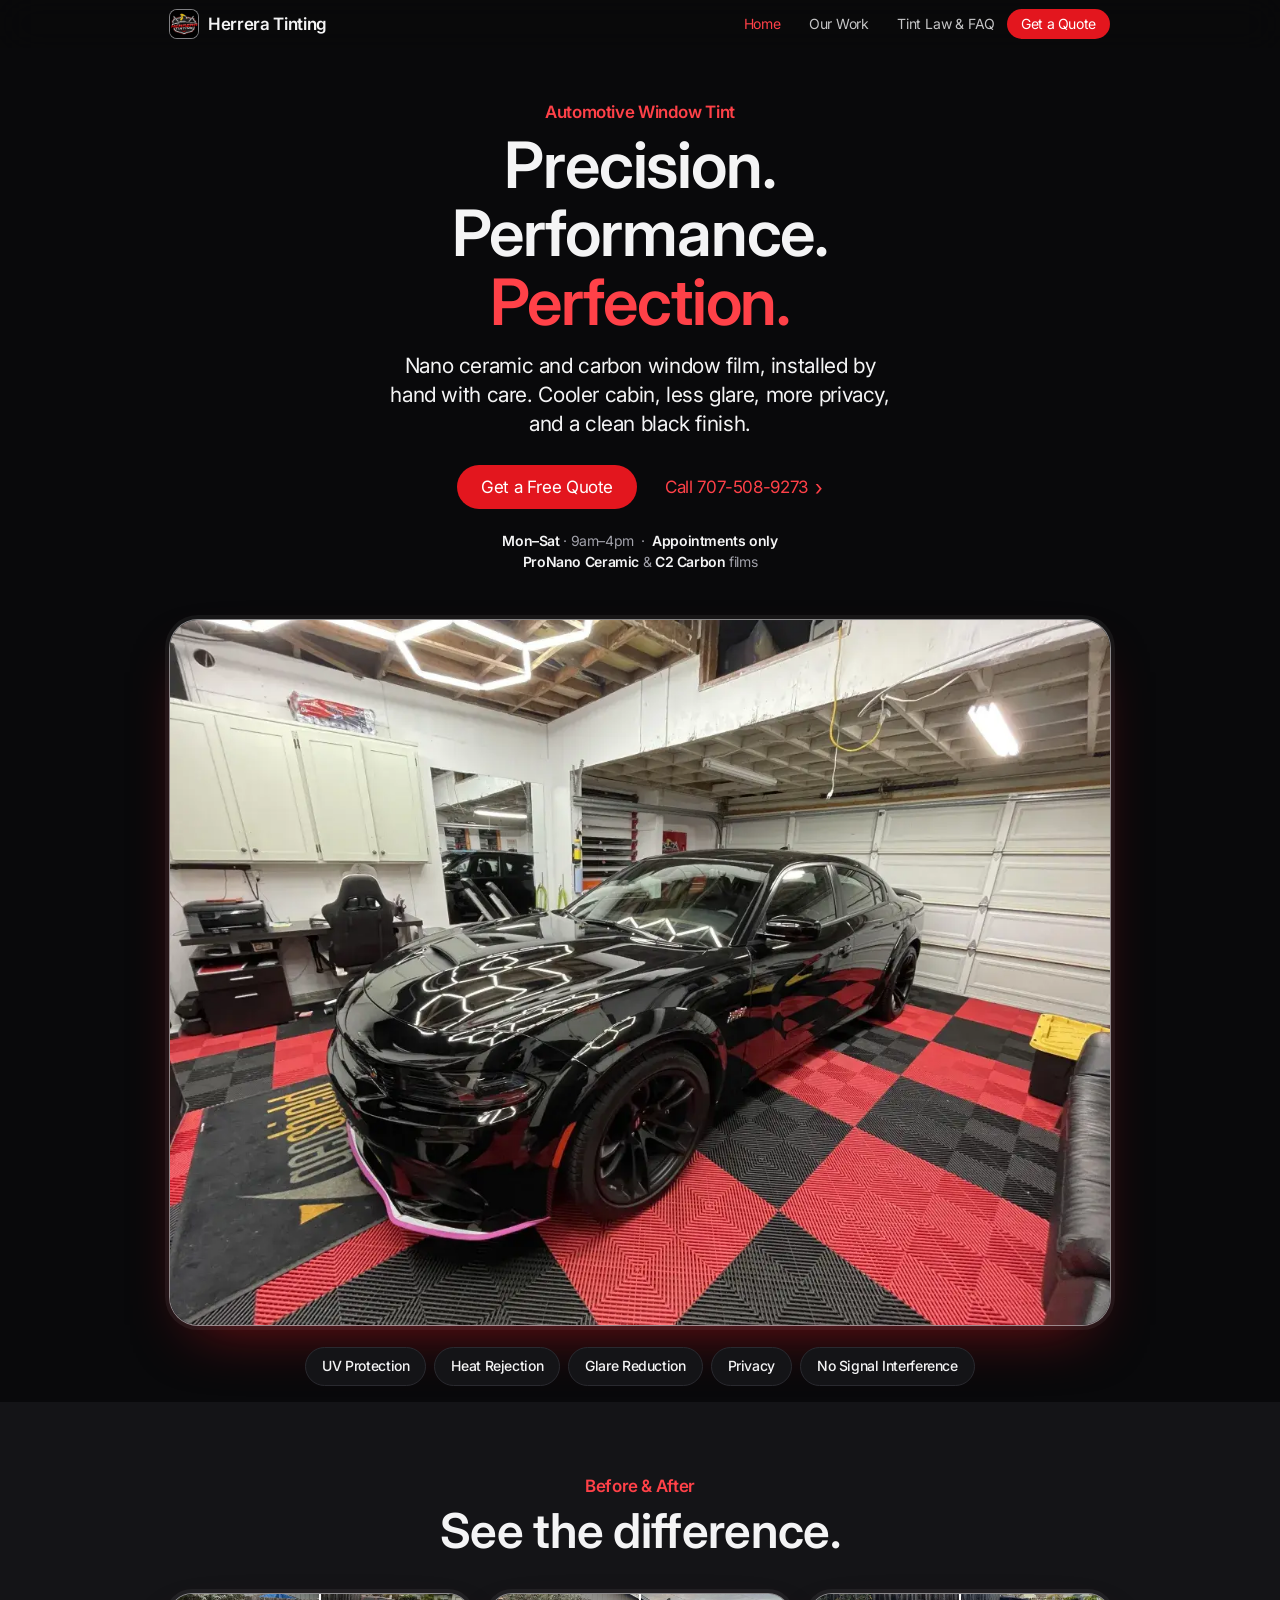
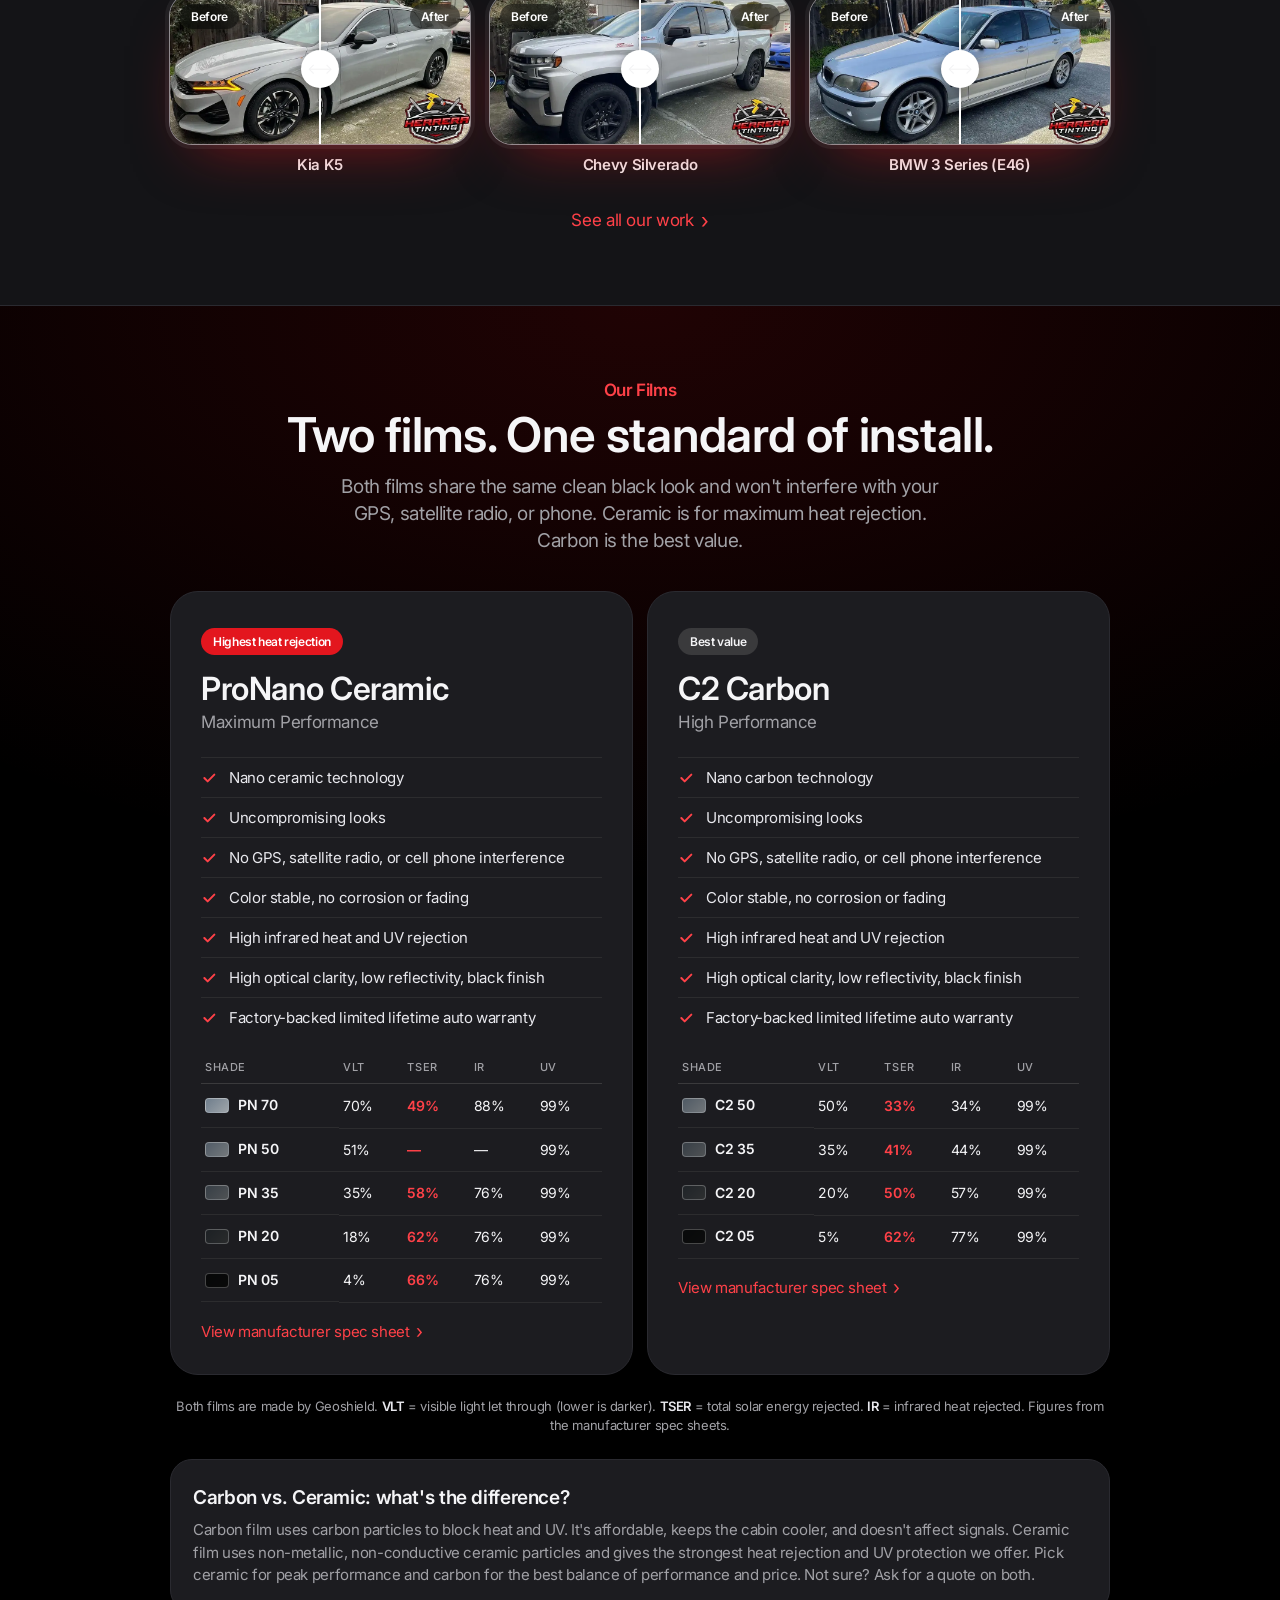
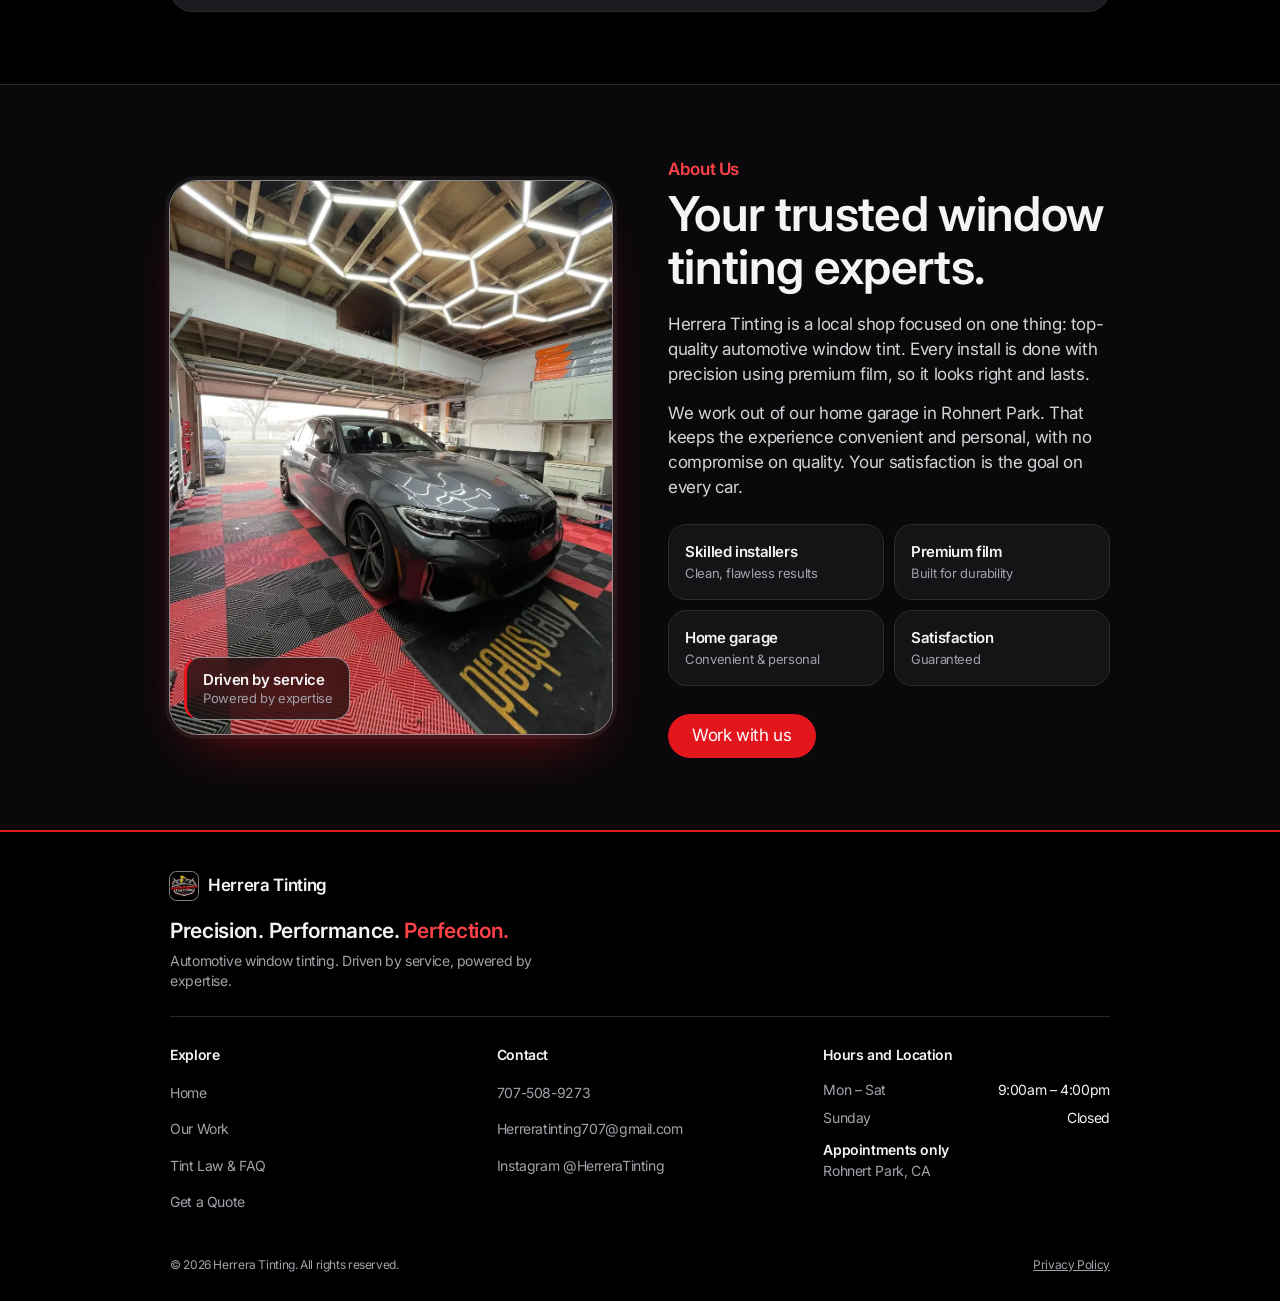
<file: index.html>
<!DOCTYPE html>
<html lang="en">
<head>
<meta charset="UTF-8">
<meta name="viewport" content="width=device-width, initial-scale=1, viewport-fit=cover">
<title>Herrera Tinting | Automotive Window Tint in Rohnert Park, CA</title>
<meta name="description" content="Ceramic and carbon automotive window tint in Rohnert Park, CA. Appointment-only service, Mon–Sat. Get a free quote from Herrera Tinting.">
<meta name="theme-color" content="#09090b">
<link rel="icon" href="assets/logo.webp">
<link rel="preconnect" href="https://fonts.googleapis.com">
<link rel="preconnect" href="https://fonts.gstatic.com" crossorigin>
<link href="https://fonts.googleapis.com/css2?family=Inter:wght@400;500;600&display=swap" rel="stylesheet">
<link rel="stylesheet" href="styles.css">
<script>document.documentElement.classList.add("js")</script>
</head>
<body>
<header class="nav">
  <div class="wrap nav-in">
    <a href="index.html" class="brand"><img src="assets/logo.webp" alt="" width="28" height="28">Herrera Tinting</a>
    <nav id="menu" class="menu" aria-label="Main">
      <ul><li><a href="index.html" aria-current="page">Home</a></li><li><a href="our-work.html">Our Work</a></li><li><a href="tint-law-faq.html">Tint Law &amp; FAQ</a></li></ul>
      <div class="m-sub"><a href="#quote" data-quote>Get a Quote</a><a href="tel:7075089273">Call 707-508-9273</a></div>
    </nav>
    <div class="nav-r">
      <a href="#quote" data-quote class="btn sm">Get a Quote</a>
      <button class="menu-btn" aria-label="Open menu" aria-expanded="false" aria-controls="menu"><span></span><span></span></button>
    </div>
  </div>
</header>
<main>
<section class="hero">
  <div class="wrap">
    <span class="eyebrow">Automotive Window Tint</span>
    <h1>Precision.<br>Performance.<br><span class="red">Perfection.</span></h1>
    <p class="lead">Nano ceramic and carbon window film, installed by hand with care. Cooler cabin, less glare, more privacy, and a clean black finish.</p>
    <div class="ctas"><a href="#quote" data-quote class="btn">Get a Free Quote</a><a href="tel:7075089273" class="link">Call 707-508-9273</a></div>
    <p class="hero-meta"><b>Mon–Sat</b> · 9am–4pm &nbsp;·&nbsp; <b>Appointments only</b><br><b>ProNano Ceramic</b> &amp; <b>C2 Carbon</b> films</p>
  </div>
  <div class="hero-media"><img src="assets/hero.webp" alt="A freshly tinted black Dodge Charger in the Herrera Tinting garage" width="1200" height="900" fetchpriority="high"></div>
  <div class="pills" aria-label="Benefits"><span>UV Protection</span><span>Heat Rejection</span><span>Glare Reduction</span><span>Privacy</span><span>No Signal Interference</span></div>
</section>

<section class="alt" id="results">
  <div class="wrap">
    <div class="head reveal"><span class="eyebrow">Before &amp; After</span><h2>See the difference.</h2></div>
    <div class="ba-grid"><figure class="ba-fig reveal"><div class="ba" role="slider" tabindex="0" aria-label="Before and after: Kia K5" aria-valuemin="0" aria-valuemax="100" aria-valuenow="50"><img src="assets/kia-k5-before.webp" alt="Kia K5 before tint" loading="lazy" decoding="async"><img class="after" src="assets/kia-k5-after.webp" alt="Kia K5 after tint" loading="lazy" decoding="async"><span class="lbl b">Before</span><span class="lbl a">After</span><div class="bar"></div></div><figcaption class="ba-cap"><b>Kia K5</b></figcaption></figure><figure class="ba-fig reveal"><div class="ba" role="slider" tabindex="0" aria-label="Before and after: Chevy Silverado" aria-valuemin="0" aria-valuemax="100" aria-valuenow="50"><img src="assets/silverado-before.webp" alt="Chevy Silverado before tint" loading="lazy" decoding="async"><img class="after" src="assets/silverado-after.webp" alt="Chevy Silverado after tint" loading="lazy" decoding="async"><span class="lbl b">Before</span><span class="lbl a">After</span><div class="bar"></div></div><figcaption class="ba-cap"><b>Chevy Silverado</b></figcaption></figure><figure class="ba-fig reveal"><div class="ba" role="slider" tabindex="0" aria-label="Before and after: BMW 3 Series (E46)" aria-valuemin="0" aria-valuemax="100" aria-valuenow="50"><img src="assets/bmw-e46-before.webp" alt="BMW 3 Series (E46) before tint" loading="lazy" decoding="async"><img class="after" src="assets/bmw-e46-after.webp" alt="BMW 3 Series (E46) after tint" loading="lazy" decoding="async"><span class="lbl b">Before</span><span class="lbl a">After</span><div class="bar"></div></div><figcaption class="ba-cap"><b>BMW 3 Series (E46)</b></figcaption></figure></div>
    <div class="more reveal"><a href="our-work.html" class="link">See all our work</a></div>
  </div>
</section>

<section class="dark" id="films">
  <div class="wrap">
    <div class="head reveal">
      <span class="eyebrow">Our Films</span>
      <h2>Two films. One standard of install.</h2>
      <p class="sub">Both films share the same clean black look and won't interfere with your GPS, satellite radio, or phone. Ceramic is for maximum heat rejection. Carbon is the best value.</p>
    </div>
    <div class="films">
      <article class="film reveal">
        <span class="tag">Highest heat rejection</span>
        <h3>ProNano Ceramic</h3>
        <div class="tier">Maximum Performance</div>
        <ul><li>Nano ceramic technology</li><li>Uncompromising looks</li><li>No GPS, satellite radio, or cell phone interference</li><li>Color stable, no corrosion or fading</li><li>High infrared heat and UV rejection</li><li>High optical clarity, low reflectivity, black finish</li><li>Factory-backed limited lifetime auto warranty</li></ul>
        <table class="spec"><thead><tr><th>Shade</th><th>VLT</th><th>TSER</th><th>IR</th><th>UV</th></tr></thead><tbody><tr><td><span class="sw" style="--o:0.30"></span>PN 70</td><td>70%</td><td>49%</td><td>88%</td><td>99%</td></tr><tr><td><span class="sw" style="--o:0.49"></span>PN 50</td><td>51%</td><td>—</td><td>—</td><td>99%</td></tr><tr><td><span class="sw" style="--o:0.65"></span>PN 35</td><td>35%</td><td>58%</td><td>76%</td><td>99%</td></tr><tr><td><span class="sw" style="--o:0.82"></span>PN 20</td><td>18%</td><td>62%</td><td>76%</td><td>99%</td></tr><tr><td><span class="sw" style="--o:0.96"></span>PN 05</td><td>4%</td><td>66%</td><td>76%</td><td>99%</td></tr></tbody></table>
        <button class="link" data-img="assets/spec-pronano-ceramic.webp" data-alt="ProNano Ceramic manufacturer spec sheet">View manufacturer spec sheet</button>
      </article>
      <article class="film reveal">
        <span class="tag alt-tag">Best value</span>
        <h3>C2 Carbon</h3>
        <div class="tier">High Performance</div>
        <ul><li>Nano carbon technology</li><li>Uncompromising looks</li><li>No GPS, satellite radio, or cell phone interference</li><li>Color stable, no corrosion or fading</li><li>High infrared heat and UV rejection</li><li>High optical clarity, low reflectivity, black finish</li><li>Factory-backed limited lifetime auto warranty</li></ul>
        <table class="spec"><thead><tr><th>Shade</th><th>VLT</th><th>TSER</th><th>IR</th><th>UV</th></tr></thead><tbody><tr><td><span class="sw" style="--o:0.50"></span>C2 50</td><td>50%</td><td>33%</td><td>34%</td><td>99%</td></tr><tr><td><span class="sw" style="--o:0.65"></span>C2 35</td><td>35%</td><td>41%</td><td>44%</td><td>99%</td></tr><tr><td><span class="sw" style="--o:0.80"></span>C2 20</td><td>20%</td><td>50%</td><td>57%</td><td>99%</td></tr><tr><td><span class="sw" style="--o:0.95"></span>C2 05</td><td>5%</td><td>62%</td><td>77%</td><td>99%</td></tr></tbody></table>
        <button class="link" data-img="assets/spec-c2-carbon.webp" data-alt="C2 Carbon manufacturer spec sheet">View manufacturer spec sheet</button>
      </article>
    </div>
    <p class="spec-note reveal">Both films are made by Geoshield. <b>VLT</b> = visible light let through (lower is darker). <b>TSER</b> = total solar energy rejected. <b>IR</b> = infrared heat rejected. Figures from the manufacturer spec sheets.</p>
    <div class="compare reveal">
      <h4>Carbon vs. Ceramic: what's the difference?</h4>
      <p>Carbon film uses carbon particles to block heat and UV. It's affordable, keeps the cabin cooler, and doesn't affect signals. Ceramic film uses non-metallic, non-conductive ceramic particles and gives the strongest heat rejection and UV protection we offer. Pick ceramic for peak performance and carbon for the best balance of performance and price. Not sure? Ask for a quote on both.</p>
    </div>
  </div>
</section>

<section id="about">
  <div class="wrap about">
    <div class="about-img reveal"><img src="assets/about.webp" alt="Freshly tinted vehicle at Herrera Tinting" loading="lazy" width="1000" height="1333"><div class="badge">Driven by service<small>Powered by expertise</small></div></div>
    <div class="about-txt reveal">
      <span class="eyebrow">About Us</span>
      <h2>Your trusted window tinting experts.</h2>
      <p>Herrera Tinting is a local shop focused on one thing: top-quality automotive window tint. Every install is done with precision using premium film, so it looks right and lasts.</p>
      <p>We work out of our home garage in Rohnert Park. That keeps the experience convenient and personal, with no compromise on quality. Your satisfaction is the goal on every car.</p>
      <div class="points">
        <div><b>Skilled installers</b><span>Clean, flawless results</span></div>
        <div><b>Premium film</b><span>Built for durability</span></div>
        <div><b>Home garage</b><span>Convenient &amp; personal</span></div>
        <div><b>Satisfaction</b><span>Guaranteed</span></div>
      </div>
      <a href="#quote" data-quote class="btn">Work with us</a>
    </div>
  </div>
</section>
</main>
<footer>
  <div class="wrap">
    <div class="foot-top">
      <a href="index.html" class="brand"><img src="assets/logo.webp" alt="" width="28" height="28">Herrera Tinting</a>
      <div class="tagline">Precision. Performance. <span>Perfection.</span></div>
      <p>Automotive window tinting. Driven by service, powered by expertise.</p>
    </div>
    <div class="foot-cols">
      <details class="fcol">
        <summary>Explore</summary>
        <ul><li><a href="index.html">Home</a></li><li><a href="our-work.html">Our Work</a></li><li><a href="tint-law-faq.html">Tint Law &amp; FAQ</a></li><li><a href="#quote" data-quote>Get a Quote</a></li></ul>
      </details>
      <details class="fcol">
        <summary>Contact</summary>
        <ul><li><a href="tel:7075089273">707-508-9273</a></li><li><a href="mailto:Herreratinting707@gmail.com">Herreratinting707@gmail.com</a></li><li><a href="https://www.instagram.com/herreratinting/" target="_blank" rel="noopener">Instagram @HerreraTinting</a></li></ul>
      </details>
      <details class="fcol" open>
        <summary>Hours and Location</summary>
        <table class="hours"><tr><td>Mon – Sat</td><td>9:00am – 4:00pm</td></tr><tr><td>Sunday</td><td>Closed</td></tr></table>
        <p class="note"><b>Appointments only</b><br>Rohnert Park, CA</p>
      </details>
    </div>
    <div class="legal">
      <span>© <span id="yr"></span> Herrera Tinting. All rights reserved.</span>
      <button data-open="privacy">Privacy Policy</button>
    </div>
  </div>
</footer>
<dialog class="sheet" id="quote" aria-labelledby="q-title">
  <div class="sheet-head"><h3 id="q-title">Get a free quote</h3><button class="x" type="button" aria-label="Close">×</button></div>
  <div class="sheet-body">
    <p>Tell us about your vehicle and we'll reply fast with pricing for ceramic, carbon, or both.</p>
    <div class="contact-rows">
      <a href="tel:7075089273"><svg viewBox="0 0 24 24" fill="none" stroke="currentColor" stroke-width="2" aria-hidden="true"><path d="M22 16.9v3a2 2 0 0 1-2.2 2 19.8 19.8 0 0 1-8.6-3.1 19.5 19.5 0 0 1-6-6A19.8 19.8 0 0 1 2.1 4.2 2 2 0 0 1 4.1 2h3a2 2 0 0 1 2 1.7c.1.9.4 1.8.7 2.7a2 2 0 0 1-.5 2.1L8 9.8a16 16 0 0 0 6 6l1.3-1.3a2 2 0 0 1 2.1-.4c.9.3 1.8.6 2.7.7a2 2 0 0 1 1.7 2z"/></svg><span><small>Call or text</small>707-508-9273</span></a>
      <a href="mailto:Herreratinting707@gmail.com"><svg viewBox="0 0 24 24" fill="none" stroke="currentColor" stroke-width="2" aria-hidden="true"><rect x="2" y="4" width="20" height="16" rx="2"/><path d="M22 7l-10 6L2 7"/></svg><span><small>Email</small>Herreratinting707@gmail.com</span></a>
    </div>
    <!-- NOTE: Connect this form to the existing GoHighLevel/LeadConnector form or embed when going live. -->
    <form id="quote-form" novalidate>
      <div class="field"><label for="full_name">Full Name <span class="req">*</span></label><input type="text" id="full_name" name="full_name" required autocomplete="name"></div>
      <div class="field"><label for="phone">Phone Number <span class="req">*</span></label><input id="phone" name="phone" type="tel" required autocomplete="tel"></div>
      <div class="field"><label for="vehicle">Year, Make &amp; Model of Vehicle <span class="req">*</span></label><input type="text" id="vehicle" name="vehicle" required placeholder="e.g. 2018 Mercedes-AMG C63"></div>
      <div class="field"><span class="flabel">What Type of Film <span class="req">*</span> <a href="index.html#films" class="hint-link">Compare films</a></span>
        <div class="opts one three">
          <label class="opt film-opt"><input type="radio" name="film" value="C2 Carbon" required><b>C2 Carbon</b><small>Best value · great heat &amp; UV rejection</small></label>
          <label class="opt film-opt"><input type="radio" name="film" value="ProNano Ceramic"><b>ProNano Ceramic</b><small>Highest heat rejection</small></label>
          <label class="opt film-opt"><input type="radio" name="film" value="Quote for Both"><b>Quote for Both</b><small>Compare prices side by side</small></label>
        </div>
      </div>
      <div class="field"><span class="flabel">Which Windows Need Tint? <span class="hint">Pick one. Red = tinted.</span></span>
        <div class="opts"><label class="opt"><input type="radio" name="windows" value="Full Tint"><svg class="car" viewBox="0 0 200 90" aria-hidden="true"><rect class="body" x="10" y="10" width="180" height="70" rx="26"/><rect class="g" x="128" y="18" width="18" height="54" rx="6"/><rect class="t" x="96" y="14" width="28" height="12" rx="3"/><rect class="t" x="96" y="64" width="28" height="12" rx="3"/><rect class="t" x="60" y="14" width="32" height="12" rx="3"/><rect class="t" x="60" y="64" width="32" height="12" rx="3"/><rect class="t" x="34" y="20" width="16" height="50" rx="5"/></svg><b>Full Tint</b><small>All sides + back glass</small></label><label class="opt"><input type="radio" name="windows" value="Full Tint + Windshield"><svg class="car" viewBox="0 0 200 90" aria-hidden="true"><rect class="body" x="10" y="10" width="180" height="70" rx="26"/><rect class="t" x="128" y="18" width="18" height="54" rx="6"/><rect class="t" x="96" y="14" width="28" height="12" rx="3"/><rect class="t" x="96" y="64" width="28" height="12" rx="3"/><rect class="t" x="60" y="14" width="32" height="12" rx="3"/><rect class="t" x="60" y="64" width="32" height="12" rx="3"/><rect class="t" x="34" y="20" width="16" height="50" rx="5"/></svg><b>Full Tint + Windshield</b><small>Every window</small></label><label class="opt"><input type="radio" name="windows" value="Back Half"><svg class="car" viewBox="0 0 200 90" aria-hidden="true"><rect class="body" x="10" y="10" width="180" height="70" rx="26"/><rect class="g" x="128" y="18" width="18" height="54" rx="6"/><rect class="g" x="96" y="14" width="28" height="12" rx="3"/><rect class="g" x="96" y="64" width="28" height="12" rx="3"/><rect class="t" x="60" y="14" width="32" height="12" rx="3"/><rect class="t" x="60" y="64" width="32" height="12" rx="3"/><rect class="t" x="34" y="20" width="16" height="50" rx="5"/></svg><b>Back Half</b><small>Rear doors + back glass</small></label><label class="opt"><input type="radio" name="windows" value="Front Windows"><svg class="car" viewBox="0 0 200 90" aria-hidden="true"><rect class="body" x="10" y="10" width="180" height="70" rx="26"/><rect class="g" x="128" y="18" width="18" height="54" rx="6"/><rect class="t" x="96" y="14" width="28" height="12" rx="3"/><rect class="t" x="96" y="64" width="28" height="12" rx="3"/><rect class="g" x="60" y="14" width="32" height="12" rx="3"/><rect class="g" x="60" y="64" width="32" height="12" rx="3"/><rect class="g" x="34" y="20" width="16" height="50" rx="5"/></svg><b>Front Windows</b><small>Driver + passenger</small></label><label class="opt"><input type="radio" name="windows" value="Front Windows + Windshield"><svg class="car" viewBox="0 0 200 90" aria-hidden="true"><rect class="body" x="10" y="10" width="180" height="70" rx="26"/><rect class="t" x="128" y="18" width="18" height="54" rx="6"/><rect class="t" x="96" y="14" width="28" height="12" rx="3"/><rect class="t" x="96" y="64" width="28" height="12" rx="3"/><rect class="g" x="60" y="14" width="32" height="12" rx="3"/><rect class="g" x="60" y="64" width="32" height="12" rx="3"/><rect class="g" x="34" y="20" width="16" height="50" rx="5"/></svg><b>Front Windows + Windshield</b><small>Front doors + windshield</small></label><label class="opt"><input type="radio" name="windows" value="Windshield Strip"><svg class="car" viewBox="0 0 200 90" aria-hidden="true"><rect class="body" x="10" y="10" width="180" height="70" rx="26"/><rect class="g" x="128" y="18" width="18" height="54" rx="6"/><rect class="t" x="128" y="18" width="5" height="54" rx="2"/><rect class="g" x="96" y="14" width="28" height="12" rx="3"/><rect class="g" x="96" y="64" width="28" height="12" rx="3"/><rect class="g" x="60" y="14" width="32" height="12" rx="3"/><rect class="g" x="60" y="64" width="32" height="12" rx="3"/><rect class="g" x="34" y="20" width="16" height="50" rx="5"/></svg><b>Windshield Strip</b><small>Top strip only</small></label><label class="opt"><input type="radio" name="windows" value="Something Else"><svg class="car" viewBox="0 0 200 90" aria-hidden="true"><rect class="body" x="10" y="10" width="180" height="70" rx="26"/><text x="100" y="55" text-anchor="middle" font-size="28" fill="#8e8e93" font-family="Inter,sans-serif">?</text></svg><b>Something Else</b><small>Tell us in comments</small></label></div>
      </div>
      <div class="field"><label for="removal">Tint Removal? <span class="req">*</span></label>
        <select id="removal" name="removal" required><option value="">Select…</option><option>No</option><option>Yes</option></select>
      </div>
      <div class="removal" id="removal-fields">
        <div class="field"><label for="removal_windows">Which Windows Need Removal?</label><input type="text" id="removal_windows" name="removal_windows" placeholder="e.g. rear window, back doors"></div>
        <div class="field"><label for="condition">Condition of Old Tint</label>
          <select id="condition" name="condition"><option value="">Select…</option><option>Peeling</option><option>Bubbling</option><option>Faded</option><option>Blurry/Hazy</option><option>Discoloration</option></select>
        </div>
      </div>
      <div class="field"><label for="comments">Comments</label><textarea id="comments" name="comments" placeholder="Shade preference, timing, anything else we should know"></textarea></div>
      <label class="consent"><input type="checkbox" id="terms" required> I agree to the terms &amp; conditions provided by the company. By providing my phone number, I agree to receive text messages from the business.</label>
      <button type="submit" class="btn">Request My Free Quote</button>
      <div class="form-msg" id="form-msg" role="status"></div>
    </form>
  </div>
</dialog>

<dialog class="sheet" id="privacy" aria-labelledby="p-title">
  <div class="sheet-head"><h3 id="p-title">Privacy Policy</h3><button class="x" type="button" aria-label="Close">×</button></div>
  <div class="sheet-body">
    <p>Herrera Tinting is committed to protecting your privacy. This policy explains how we collect, use, and protect your personal information.</p>
    <h4>Information</h4>
    <p>We may collect and store your email address and phone number only to contact you and share updates or promotions related to Herrera Tinting. We do not sell or share your information with third parties for marketing or any other purpose.</p>
    <p style="margin-top:10px">You can opt out at any time. To stop receiving updates or promotions, text "opt out" to our number.</p>
    <h4>Contact Us</h4>
    <p>Questions about this policy or how we handle your information? Reach us at 707-508-9273 or Herreratinting707@gmail.com.</p>
    <button class="btn" data-close>Close</button>
  </div>
</dialog>

<div class="lightbox" id="lightbox" role="dialog" aria-modal="true" aria-label="Image viewer"><button class="x" aria-label="Close">×</button><img alt=""></div>
<script src="script.js"></script>
</body>
</html>
</file>
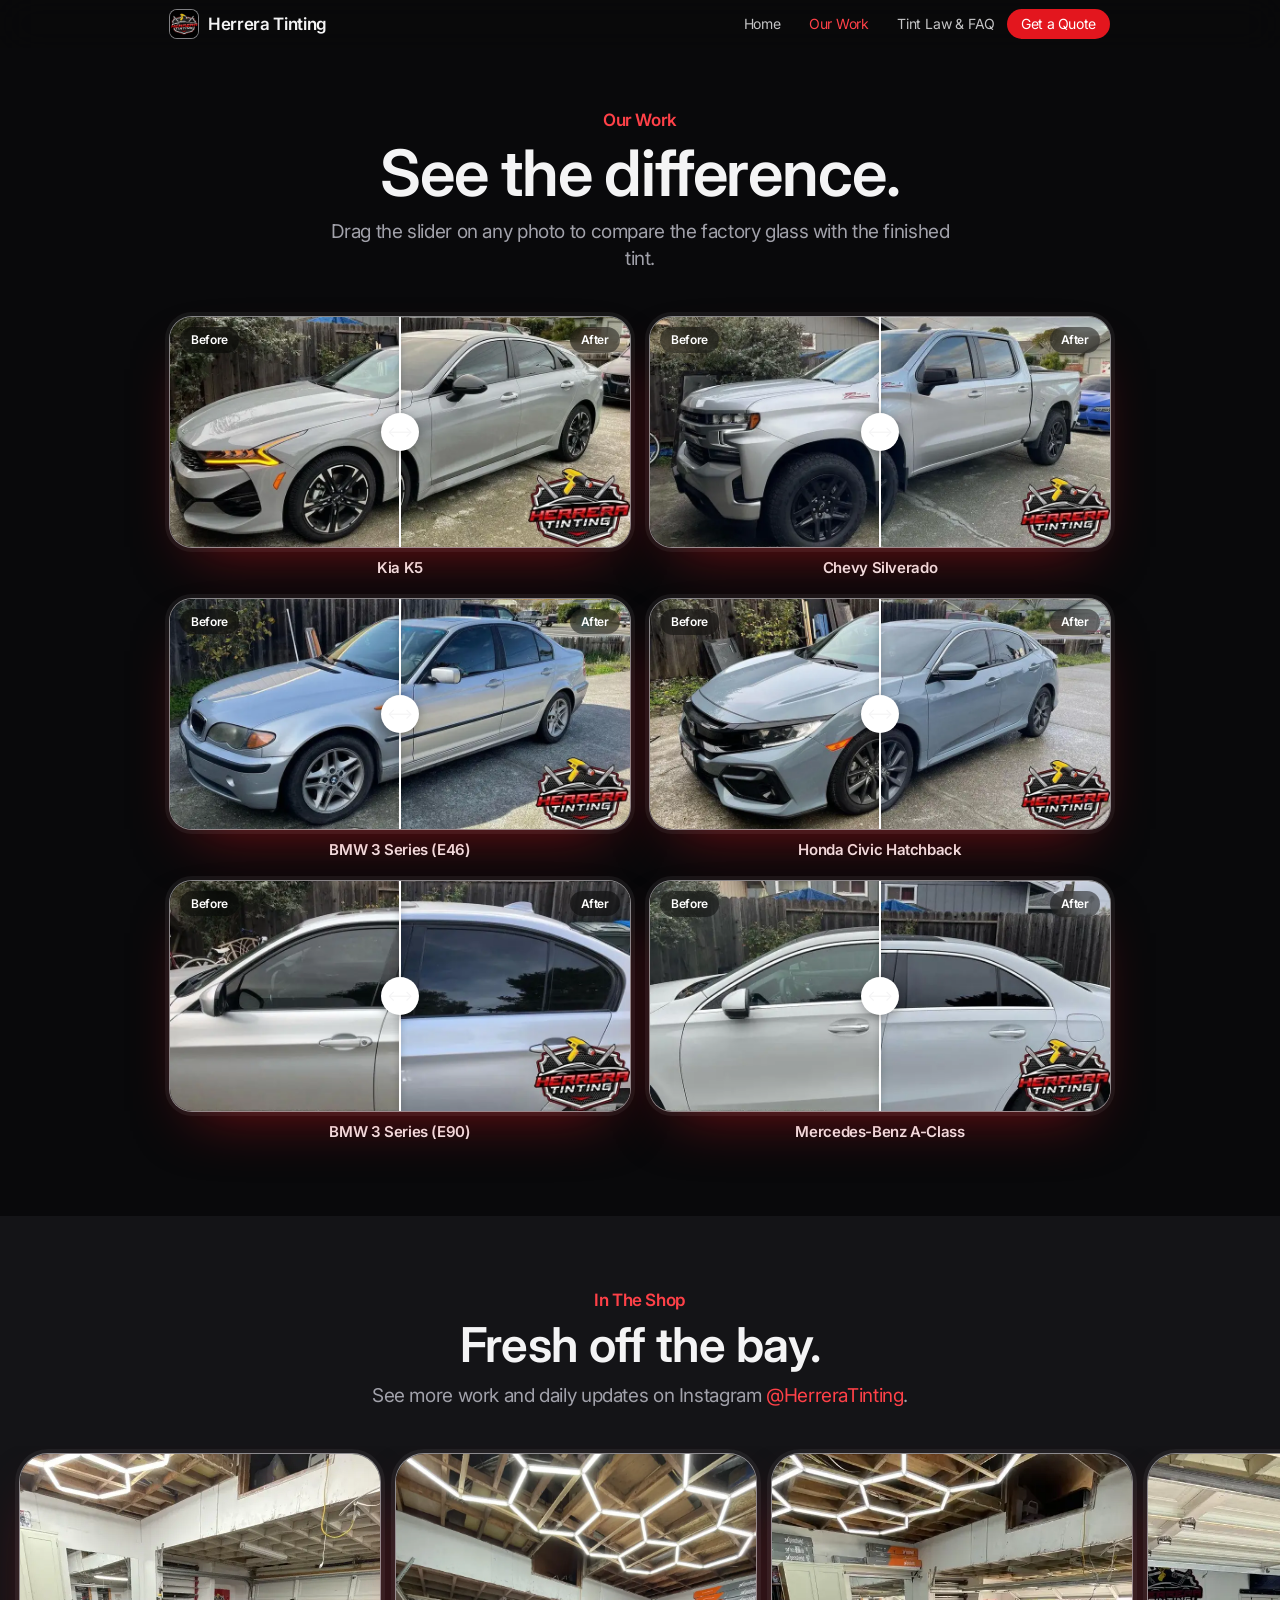
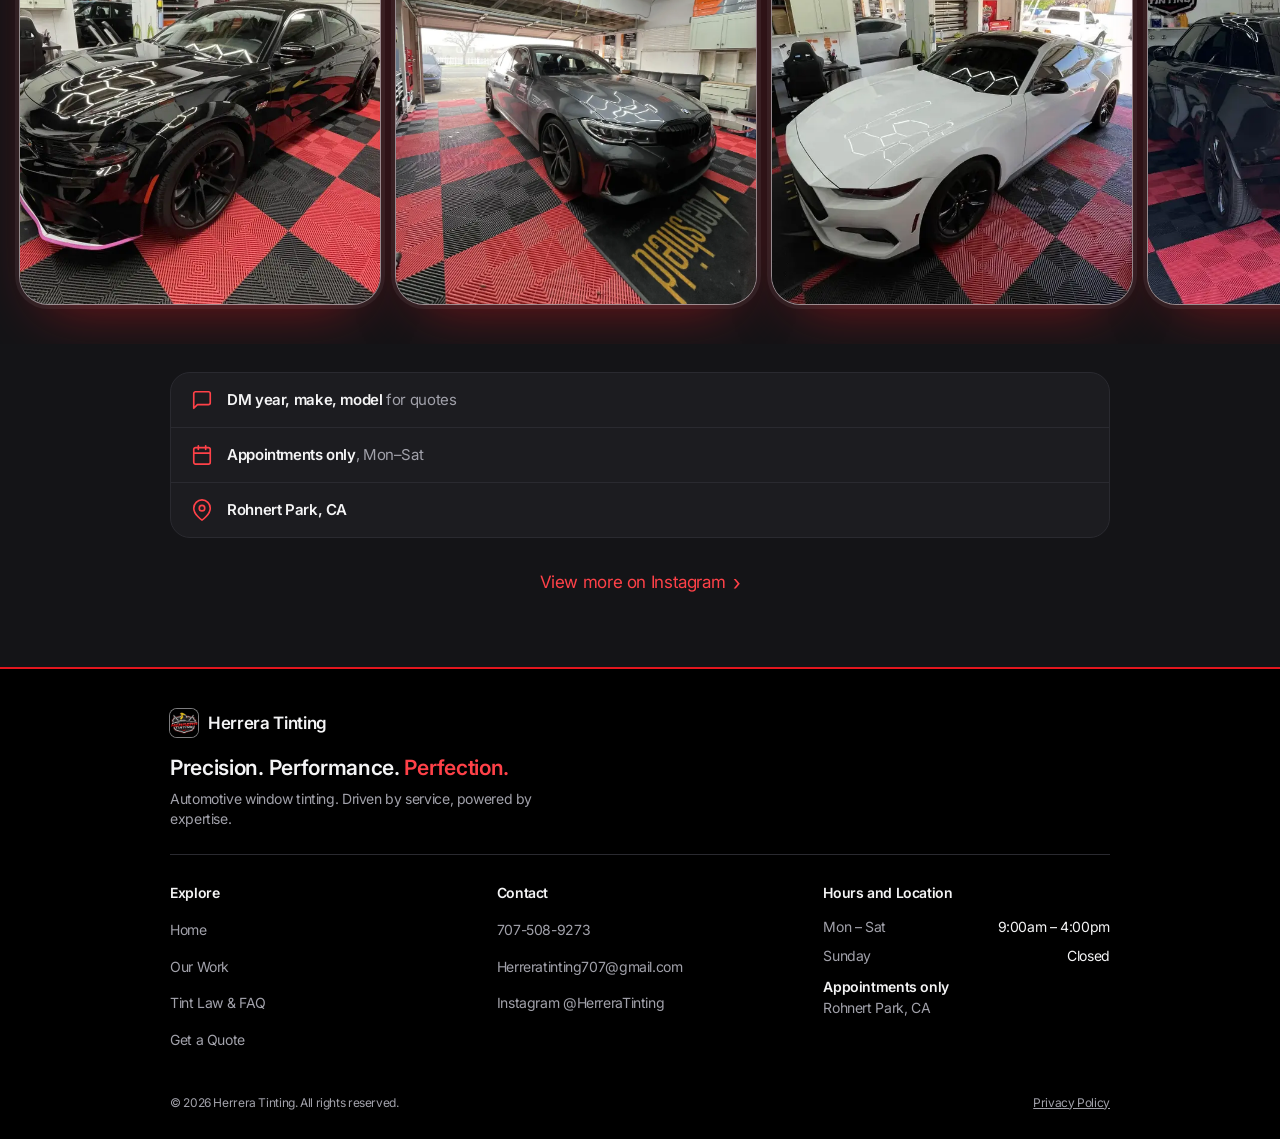
<file: our-work.html>
<!DOCTYPE html>
<html lang="en">
<head>
<meta charset="UTF-8">
<meta name="viewport" content="width=device-width, initial-scale=1, viewport-fit=cover">
<title>Our Work | Herrera Tinting</title>
<meta name="description" content="Before and after photos of window tint installs from Herrera Tinting in Rohnert Park, CA.">
<meta name="theme-color" content="#09090b">
<link rel="icon" href="assets/logo.webp">
<link rel="preconnect" href="https://fonts.googleapis.com">
<link rel="preconnect" href="https://fonts.gstatic.com" crossorigin>
<link href="https://fonts.googleapis.com/css2?family=Inter:wght@400;500;600&display=swap" rel="stylesheet">
<link rel="stylesheet" href="styles.css">
<script>document.documentElement.classList.add("js")</script>
</head>
<body>
<header class="nav">
  <div class="wrap nav-in">
    <a href="index.html" class="brand"><img src="assets/logo.webp" alt="" width="28" height="28">Herrera Tinting</a>
    <nav id="menu" class="menu" aria-label="Main">
      <ul><li><a href="index.html">Home</a></li><li><a href="our-work.html" aria-current="page">Our Work</a></li><li><a href="tint-law-faq.html">Tint Law &amp; FAQ</a></li></ul>
      <div class="m-sub"><a href="#quote" data-quote>Get a Quote</a><a href="tel:7075089273">Call 707-508-9273</a></div>
    </nav>
    <div class="nav-r">
      <a href="#quote" data-quote class="btn sm">Get a Quote</a>
      <button class="menu-btn" aria-label="Open menu" aria-expanded="false" aria-controls="menu"><span></span><span></span></button>
    </div>
  </div>
</header>
<main>
<div class="wrap page-head reveal">
  <span class="eyebrow">Our Work</span>
  <h1>See the difference.</h1>
  <p class="sub">Drag the slider on any photo to compare the factory glass with the finished tint.</p>
</div>

<section id="all-work" style="padding-top:0">
  <div class="wrap"><div class="ba-grid"><figure class="ba-fig reveal"><div class="ba" role="slider" tabindex="0" aria-label="Before and after: Kia K5" aria-valuemin="0" aria-valuemax="100" aria-valuenow="50"><img src="assets/kia-k5-before.webp" alt="Kia K5 before tint"><img class="after" src="assets/kia-k5-after.webp" alt="Kia K5 after tint"><span class="lbl b">Before</span><span class="lbl a">After</span><div class="bar"></div></div><figcaption class="ba-cap"><b>Kia K5</b></figcaption></figure><figure class="ba-fig reveal"><div class="ba" role="slider" tabindex="0" aria-label="Before and after: Chevy Silverado" aria-valuemin="0" aria-valuemax="100" aria-valuenow="50"><img src="assets/silverado-before.webp" alt="Chevy Silverado before tint"><img class="after" src="assets/silverado-after.webp" alt="Chevy Silverado after tint"><span class="lbl b">Before</span><span class="lbl a">After</span><div class="bar"></div></div><figcaption class="ba-cap"><b>Chevy Silverado</b></figcaption></figure><figure class="ba-fig reveal"><div class="ba" role="slider" tabindex="0" aria-label="Before and after: BMW 3 Series (E46)" aria-valuemin="0" aria-valuemax="100" aria-valuenow="50"><img src="assets/bmw-e46-before.webp" alt="BMW 3 Series (E46) before tint" loading="lazy" decoding="async"><img class="after" src="assets/bmw-e46-after.webp" alt="BMW 3 Series (E46) after tint" loading="lazy" decoding="async"><span class="lbl b">Before</span><span class="lbl a">After</span><div class="bar"></div></div><figcaption class="ba-cap"><b>BMW 3 Series (E46)</b></figcaption></figure><figure class="ba-fig reveal"><div class="ba" role="slider" tabindex="0" aria-label="Before and after: Honda Civic Hatchback" aria-valuemin="0" aria-valuemax="100" aria-valuenow="50"><img src="assets/civic-before.webp" alt="Honda Civic Hatchback before tint" loading="lazy" decoding="async"><img class="after" src="assets/civic-after.webp" alt="Honda Civic Hatchback after tint" loading="lazy" decoding="async"><span class="lbl b">Before</span><span class="lbl a">After</span><div class="bar"></div></div><figcaption class="ba-cap"><b>Honda Civic Hatchback</b></figcaption></figure><figure class="ba-fig reveal"><div class="ba" role="slider" tabindex="0" aria-label="Before and after: BMW 3 Series (E90)" aria-valuemin="0" aria-valuemax="100" aria-valuenow="50"><img src="assets/bmw-e90-before.webp" alt="BMW 3 Series (E90) before tint" loading="lazy" decoding="async"><img class="after" src="assets/bmw-e90-after.webp" alt="BMW 3 Series (E90) after tint" loading="lazy" decoding="async"><span class="lbl b">Before</span><span class="lbl a">After</span><div class="bar"></div></div><figcaption class="ba-cap"><b>BMW 3 Series (E90)</b></figcaption></figure><figure class="ba-fig reveal"><div class="ba" role="slider" tabindex="0" aria-label="Before and after: Mercedes-Benz A-Class" aria-valuemin="0" aria-valuemax="100" aria-valuenow="50"><img src="assets/mercedes-a-before.webp" alt="Mercedes-Benz A-Class before tint" loading="lazy" decoding="async"><img class="after" src="assets/mercedes-a-after.webp" alt="Mercedes-Benz A-Class after tint" loading="lazy" decoding="async"><span class="lbl b">Before</span><span class="lbl a">After</span><div class="bar"></div></div><figcaption class="ba-cap"><b>Mercedes-Benz A-Class</b></figcaption></figure></div></div>
</section>

<section class="alt" id="gallery">
  <div class="wrap head reveal">
    <span class="eyebrow">In The Shop</span>
    <h2>Fresh off the bay.</h2>
    <p class="sub">See more work and daily updates on Instagram <a class="red" href="https://www.instagram.com/herreratinting/" target="_blank" rel="noopener">@HerreraTinting</a>.</p>
  </div>
  <div class="rail reveal"><a href="assets/hero.webp"><img src="assets/hero.webp" alt="Dodge Charger in the Herrera Tinting garage" loading="lazy"></a><a href="assets/about.webp"><img src="assets/about.webp" alt="BMW 3 Series after tint" loading="lazy"></a><a href="assets/gallery-mustang.webp"><img src="assets/gallery-mustang.webp" alt="Ford Mustang in the shop" loading="lazy"></a><a href="assets/gallery-velar.webp"><img src="assets/gallery-velar.webp" alt="Range Rover Velar after tint" loading="lazy"></a></div>
  <div class="wrap">
    <ul class="list reveal">
      <li><svg class="ic" viewBox="0 0 24 24" fill="none" stroke="currentColor" stroke-width="1.8" stroke-linecap="round" stroke-linejoin="round" aria-hidden="true"><path d="M21 15a2 2 0 0 1-2 2H7l-4 4V5a2 2 0 0 1 2-2h14a2 2 0 0 1 2 2z"/></svg><span><b>DM year, make, model</b> for quotes</span></li>
      <li><svg class="ic" viewBox="0 0 24 24" fill="none" stroke="currentColor" stroke-width="1.8" stroke-linecap="round" stroke-linejoin="round" aria-hidden="true"><rect x="3" y="4" width="18" height="18" rx="2"/><path d="M16 2v4M8 2v4M3 10h18"/></svg><span><b>Appointments only</b>, Mon–Sat</span></li>
      <li><svg class="ic" viewBox="0 0 24 24" fill="none" stroke="currentColor" stroke-width="1.8" stroke-linecap="round" stroke-linejoin="round" aria-hidden="true"><path d="M21 10c0 7-9 13-9 13S3 17 3 10a9 9 0 0 1 18 0z"/><circle cx="12" cy="10" r="3"/></svg><span><b>Rohnert Park, CA</b></span></li>
    </ul>
    <div class="more reveal"><a href="https://www.instagram.com/herreratinting/" target="_blank" rel="noopener" class="link">View more on Instagram</a></div>
  </div>
</section>
</main>
<footer>
  <div class="wrap">
    <div class="foot-top">
      <a href="index.html" class="brand"><img src="assets/logo.webp" alt="" width="28" height="28">Herrera Tinting</a>
      <div class="tagline">Precision. Performance. <span>Perfection.</span></div>
      <p>Automotive window tinting. Driven by service, powered by expertise.</p>
    </div>
    <div class="foot-cols">
      <details class="fcol">
        <summary>Explore</summary>
        <ul><li><a href="index.html">Home</a></li><li><a href="our-work.html">Our Work</a></li><li><a href="tint-law-faq.html">Tint Law &amp; FAQ</a></li><li><a href="#quote" data-quote>Get a Quote</a></li></ul>
      </details>
      <details class="fcol">
        <summary>Contact</summary>
        <ul><li><a href="tel:7075089273">707-508-9273</a></li><li><a href="mailto:Herreratinting707@gmail.com">Herreratinting707@gmail.com</a></li><li><a href="https://www.instagram.com/herreratinting/" target="_blank" rel="noopener">Instagram @HerreraTinting</a></li></ul>
      </details>
      <details class="fcol" open>
        <summary>Hours and Location</summary>
        <table class="hours"><tr><td>Mon – Sat</td><td>9:00am – 4:00pm</td></tr><tr><td>Sunday</td><td>Closed</td></tr></table>
        <p class="note"><b>Appointments only</b><br>Rohnert Park, CA</p>
      </details>
    </div>
    <div class="legal">
      <span>© <span id="yr"></span> Herrera Tinting. All rights reserved.</span>
      <button data-open="privacy">Privacy Policy</button>
    </div>
  </div>
</footer>
<dialog class="sheet" id="quote" aria-labelledby="q-title">
  <div class="sheet-head"><h3 id="q-title">Get a free quote</h3><button class="x" type="button" aria-label="Close">×</button></div>
  <div class="sheet-body">
    <p>Tell us about your vehicle and we'll reply fast with pricing for ceramic, carbon, or both.</p>
    <div class="contact-rows">
      <a href="tel:7075089273"><svg viewBox="0 0 24 24" fill="none" stroke="currentColor" stroke-width="2" aria-hidden="true"><path d="M22 16.9v3a2 2 0 0 1-2.2 2 19.8 19.8 0 0 1-8.6-3.1 19.5 19.5 0 0 1-6-6A19.8 19.8 0 0 1 2.1 4.2 2 2 0 0 1 4.1 2h3a2 2 0 0 1 2 1.7c.1.9.4 1.8.7 2.7a2 2 0 0 1-.5 2.1L8 9.8a16 16 0 0 0 6 6l1.3-1.3a2 2 0 0 1 2.1-.4c.9.3 1.8.6 2.7.7a2 2 0 0 1 1.7 2z"/></svg><span><small>Call or text</small>707-508-9273</span></a>
      <a href="mailto:Herreratinting707@gmail.com"><svg viewBox="0 0 24 24" fill="none" stroke="currentColor" stroke-width="2" aria-hidden="true"><rect x="2" y="4" width="20" height="16" rx="2"/><path d="M22 7l-10 6L2 7"/></svg><span><small>Email</small>Herreratinting707@gmail.com</span></a>
    </div>
    <!-- NOTE: Connect this form to the existing GoHighLevel/LeadConnector form or embed when going live. -->
    <form id="quote-form" novalidate>
      <div class="field"><label for="full_name">Full Name <span class="req">*</span></label><input type="text" id="full_name" name="full_name" required autocomplete="name"></div>
      <div class="field"><label for="phone">Phone Number <span class="req">*</span></label><input id="phone" name="phone" type="tel" required autocomplete="tel"></div>
      <div class="field"><label for="vehicle">Year, Make &amp; Model of Vehicle <span class="req">*</span></label><input type="text" id="vehicle" name="vehicle" required placeholder="e.g. 2018 Mercedes-AMG C63"></div>
      <div class="field"><span class="flabel">What Type of Film <span class="req">*</span> <a href="index.html#films" class="hint-link">Compare films</a></span>
        <div class="opts one three">
          <label class="opt film-opt"><input type="radio" name="film" value="C2 Carbon" required><b>C2 Carbon</b><small>Best value · great heat &amp; UV rejection</small></label>
          <label class="opt film-opt"><input type="radio" name="film" value="ProNano Ceramic"><b>ProNano Ceramic</b><small>Highest heat rejection</small></label>
          <label class="opt film-opt"><input type="radio" name="film" value="Quote for Both"><b>Quote for Both</b><small>Compare prices side by side</small></label>
        </div>
      </div>
      <div class="field"><span class="flabel">Which Windows Need Tint? <span class="hint">Pick one. Red = tinted.</span></span>
        <div class="opts"><label class="opt"><input type="radio" name="windows" value="Full Tint"><svg class="car" viewBox="0 0 200 90" aria-hidden="true"><rect class="body" x="10" y="10" width="180" height="70" rx="26"/><rect class="g" x="128" y="18" width="18" height="54" rx="6"/><rect class="t" x="96" y="14" width="28" height="12" rx="3"/><rect class="t" x="96" y="64" width="28" height="12" rx="3"/><rect class="t" x="60" y="14" width="32" height="12" rx="3"/><rect class="t" x="60" y="64" width="32" height="12" rx="3"/><rect class="t" x="34" y="20" width="16" height="50" rx="5"/></svg><b>Full Tint</b><small>All sides + back glass</small></label><label class="opt"><input type="radio" name="windows" value="Full Tint + Windshield"><svg class="car" viewBox="0 0 200 90" aria-hidden="true"><rect class="body" x="10" y="10" width="180" height="70" rx="26"/><rect class="t" x="128" y="18" width="18" height="54" rx="6"/><rect class="t" x="96" y="14" width="28" height="12" rx="3"/><rect class="t" x="96" y="64" width="28" height="12" rx="3"/><rect class="t" x="60" y="14" width="32" height="12" rx="3"/><rect class="t" x="60" y="64" width="32" height="12" rx="3"/><rect class="t" x="34" y="20" width="16" height="50" rx="5"/></svg><b>Full Tint + Windshield</b><small>Every window</small></label><label class="opt"><input type="radio" name="windows" value="Back Half"><svg class="car" viewBox="0 0 200 90" aria-hidden="true"><rect class="body" x="10" y="10" width="180" height="70" rx="26"/><rect class="g" x="128" y="18" width="18" height="54" rx="6"/><rect class="g" x="96" y="14" width="28" height="12" rx="3"/><rect class="g" x="96" y="64" width="28" height="12" rx="3"/><rect class="t" x="60" y="14" width="32" height="12" rx="3"/><rect class="t" x="60" y="64" width="32" height="12" rx="3"/><rect class="t" x="34" y="20" width="16" height="50" rx="5"/></svg><b>Back Half</b><small>Rear doors + back glass</small></label><label class="opt"><input type="radio" name="windows" value="Front Windows"><svg class="car" viewBox="0 0 200 90" aria-hidden="true"><rect class="body" x="10" y="10" width="180" height="70" rx="26"/><rect class="g" x="128" y="18" width="18" height="54" rx="6"/><rect class="t" x="96" y="14" width="28" height="12" rx="3"/><rect class="t" x="96" y="64" width="28" height="12" rx="3"/><rect class="g" x="60" y="14" width="32" height="12" rx="3"/><rect class="g" x="60" y="64" width="32" height="12" rx="3"/><rect class="g" x="34" y="20" width="16" height="50" rx="5"/></svg><b>Front Windows</b><small>Driver + passenger</small></label><label class="opt"><input type="radio" name="windows" value="Front Windows + Windshield"><svg class="car" viewBox="0 0 200 90" aria-hidden="true"><rect class="body" x="10" y="10" width="180" height="70" rx="26"/><rect class="t" x="128" y="18" width="18" height="54" rx="6"/><rect class="t" x="96" y="14" width="28" height="12" rx="3"/><rect class="t" x="96" y="64" width="28" height="12" rx="3"/><rect class="g" x="60" y="14" width="32" height="12" rx="3"/><rect class="g" x="60" y="64" width="32" height="12" rx="3"/><rect class="g" x="34" y="20" width="16" height="50" rx="5"/></svg><b>Front Windows + Windshield</b><small>Front doors + windshield</small></label><label class="opt"><input type="radio" name="windows" value="Windshield Strip"><svg class="car" viewBox="0 0 200 90" aria-hidden="true"><rect class="body" x="10" y="10" width="180" height="70" rx="26"/><rect class="g" x="128" y="18" width="18" height="54" rx="6"/><rect class="t" x="128" y="18" width="5" height="54" rx="2"/><rect class="g" x="96" y="14" width="28" height="12" rx="3"/><rect class="g" x="96" y="64" width="28" height="12" rx="3"/><rect class="g" x="60" y="14" width="32" height="12" rx="3"/><rect class="g" x="60" y="64" width="32" height="12" rx="3"/><rect class="g" x="34" y="20" width="16" height="50" rx="5"/></svg><b>Windshield Strip</b><small>Top strip only</small></label><label class="opt"><input type="radio" name="windows" value="Something Else"><svg class="car" viewBox="0 0 200 90" aria-hidden="true"><rect class="body" x="10" y="10" width="180" height="70" rx="26"/><text x="100" y="55" text-anchor="middle" font-size="28" fill="#8e8e93" font-family="Inter,sans-serif">?</text></svg><b>Something Else</b><small>Tell us in comments</small></label></div>
      </div>
      <div class="field"><label for="removal">Tint Removal? <span class="req">*</span></label>
        <select id="removal" name="removal" required><option value="">Select…</option><option>No</option><option>Yes</option></select>
      </div>
      <div class="removal" id="removal-fields">
        <div class="field"><label for="removal_windows">Which Windows Need Removal?</label><input type="text" id="removal_windows" name="removal_windows" placeholder="e.g. rear window, back doors"></div>
        <div class="field"><label for="condition">Condition of Old Tint</label>
          <select id="condition" name="condition"><option value="">Select…</option><option>Peeling</option><option>Bubbling</option><option>Faded</option><option>Blurry/Hazy</option><option>Discoloration</option></select>
        </div>
      </div>
      <div class="field"><label for="comments">Comments</label><textarea id="comments" name="comments" placeholder="Shade preference, timing, anything else we should know"></textarea></div>
      <label class="consent"><input type="checkbox" id="terms" required> I agree to the terms &amp; conditions provided by the company. By providing my phone number, I agree to receive text messages from the business.</label>
      <button type="submit" class="btn">Request My Free Quote</button>
      <div class="form-msg" id="form-msg" role="status"></div>
    </form>
  </div>
</dialog>

<dialog class="sheet" id="privacy" aria-labelledby="p-title">
  <div class="sheet-head"><h3 id="p-title">Privacy Policy</h3><button class="x" type="button" aria-label="Close">×</button></div>
  <div class="sheet-body">
    <p>Herrera Tinting is committed to protecting your privacy. This policy explains how we collect, use, and protect your personal information.</p>
    <h4>Information</h4>
    <p>We may collect and store your email address and phone number only to contact you and share updates or promotions related to Herrera Tinting. We do not sell or share your information with third parties for marketing or any other purpose.</p>
    <p style="margin-top:10px">You can opt out at any time. To stop receiving updates or promotions, text "opt out" to our number.</p>
    <h4>Contact Us</h4>
    <p>Questions about this policy or how we handle your information? Reach us at 707-508-9273 or Herreratinting707@gmail.com.</p>
    <button class="btn" data-close>Close</button>
  </div>
</dialog>

<div class="lightbox" id="lightbox" role="dialog" aria-modal="true" aria-label="Image viewer"><button class="x" aria-label="Close">×</button><img alt=""></div>
<script src="script.js"></script>
</body>
</html>
</file>
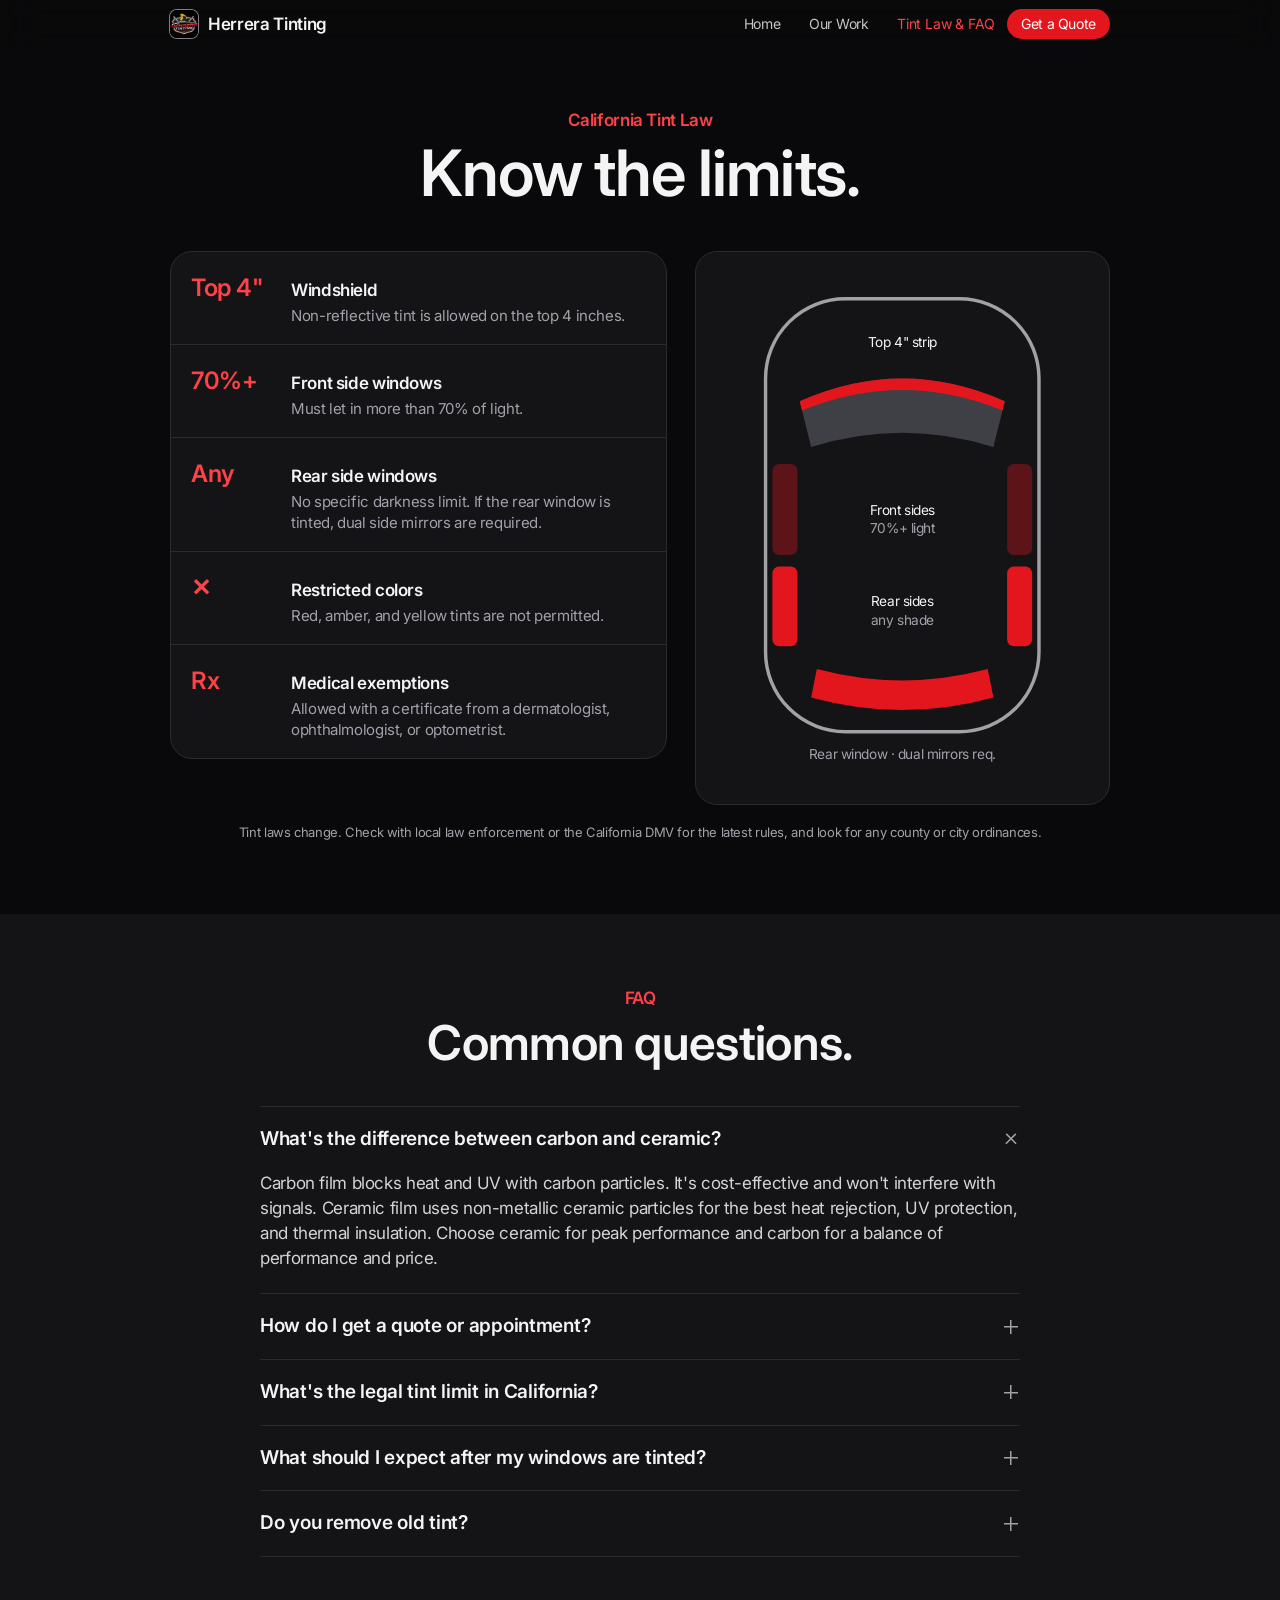
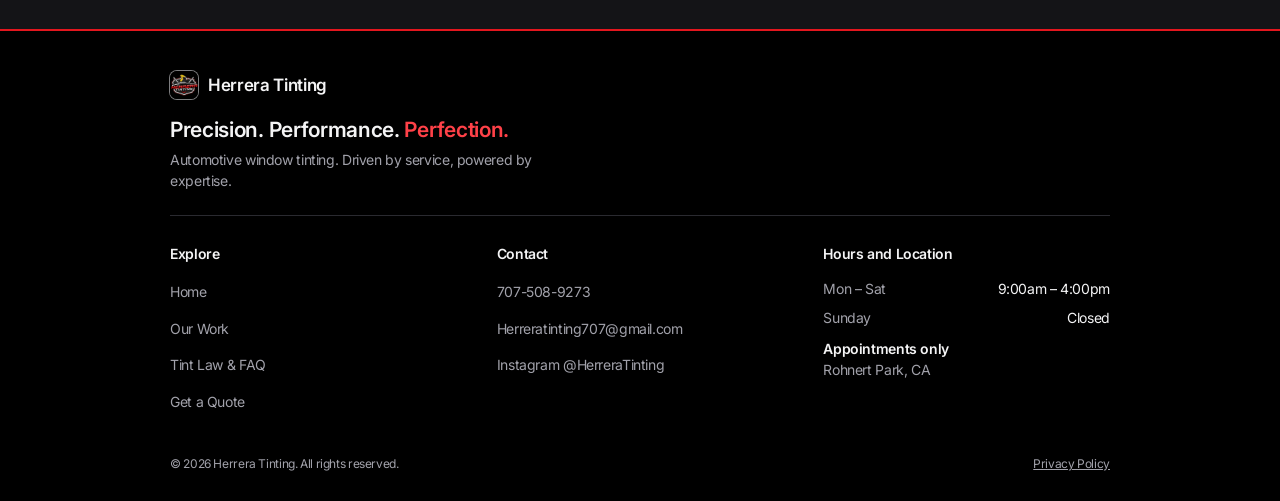
<file: tint-law-faq.html>
<!DOCTYPE html>
<html lang="en">
<head>
<meta charset="UTF-8">
<meta name="viewport" content="width=device-width, initial-scale=1, viewport-fit=cover">
<title>Tint Law &amp; FAQ | Herrera Tinting</title>
<meta name="description" content="California window tint law and answers to common questions about ceramic and carbon film.">
<meta name="theme-color" content="#09090b">
<link rel="icon" href="assets/logo.webp">
<link rel="preconnect" href="https://fonts.googleapis.com">
<link rel="preconnect" href="https://fonts.gstatic.com" crossorigin>
<link href="https://fonts.googleapis.com/css2?family=Inter:wght@400;500;600&display=swap" rel="stylesheet">
<link rel="stylesheet" href="styles.css">
<script>document.documentElement.classList.add("js")</script>
</head>
<body>
<header class="nav">
  <div class="wrap nav-in">
    <a href="index.html" class="brand"><img src="assets/logo.webp" alt="" width="28" height="28">Herrera Tinting</a>
    <nav id="menu" class="menu" aria-label="Main">
      <ul><li><a href="index.html">Home</a></li><li><a href="our-work.html">Our Work</a></li><li><a href="tint-law-faq.html" aria-current="page">Tint Law &amp; FAQ</a></li></ul>
      <div class="m-sub"><a href="#quote" data-quote>Get a Quote</a><a href="tel:7075089273">Call 707-508-9273</a></div>
    </nav>
    <div class="nav-r">
      <a href="#quote" data-quote class="btn sm">Get a Quote</a>
      <button class="menu-btn" aria-label="Open menu" aria-expanded="false" aria-controls="menu"><span></span><span></span></button>
    </div>
  </div>
</header>
<main>
<div class="wrap page-head reveal">
  <span class="eyebrow">California Tint Law</span>
  <h1>Know the limits.</h1>
</div>

<section id="law" style="padding-top:0">
  <div class="wrap">
    <div class="law-grid">
      <div class="group reveal"><div class="law-item"><div class="pct">Top 4"</div><div><b>Windshield</b><span>Non-reflective tint is allowed on the top 4 inches.</span></div></div><div class="law-item"><div class="pct">70%+</div><div><b>Front side windows</b><span>Must let in more than 70% of light.</span></div></div><div class="law-item"><div class="pct">Any</div><div><b>Rear side windows</b><span>No specific darkness limit. If the rear window is tinted, dual side mirrors are required.</span></div></div><div class="law-item"><div class="pct">✕</div><div><b>Restricted colors</b><span>Red, amber, and yellow tints are not permitted.</span></div></div><div class="law-item"><div class="pct">Rx</div><div><b>Medical exemptions</b><span>Allowed with a certificate from a dermatologist, ophthalmologist, or optometrist.</span></div></div></div>
      <div class="diagram reveal"><svg viewBox="0 0 320 436" width="100%" role="img" aria-label="Diagram of California tint limits by window">
  <rect x="40" y="20" width="240" height="380" rx="70" fill="none" stroke="#a1a1a6" stroke-width="3"/>
  <path d="M70 110 Q160 70 250 110 L240 150 Q160 125 80 150 Z" fill="#3f3f46"/>
  <path d="M70 110 Q160 70 250 110 L248 118 Q160 82 72 118 Z" fill="#e3161e"/>
  <rect x="46" y="165" width="22" height="80" rx="6" fill="#e3161e" opacity=".35"/>
  <rect x="252" y="165" width="22" height="80" rx="6" fill="#e3161e" opacity=".35"/>
  <rect x="46" y="255" width="22" height="70" rx="6" fill="#e3161e"/>
  <rect x="252" y="255" width="22" height="70" rx="6" fill="#e3161e"/>
  <path d="M85 345 Q160 365 235 345 L240 370 Q160 392 80 370 Z" fill="#e3161e"/>
  <g font-family="Inter,sans-serif" font-size="12" fill="#f4f4f5" text-anchor="middle">
    <text x="160" y="62">Top 4" strip</text>
    <text x="160" y="210">Front sides</text><text x="160" y="226" fill="#a1a1aa">70%+ light</text>
    <text x="160" y="290">Rear sides</text><text x="160" y="306" fill="#a1a1aa">any shade</text>
    <text x="160" y="424" fill="#a1a1aa">Rear window · dual mirrors req.</text>
  </g>
</svg></div>
    </div>
    <p class="disclaimer reveal">Tint laws change. Check with local law enforcement or the California DMV for the latest rules, and look for any county or city ordinances.</p>
  </div>
</section>

<section class="alt" id="faq">
  <div class="wrap">
    <div class="head reveal"><span class="eyebrow">FAQ</span><h2>Common questions.</h2></div>
    <div class="faq reveal"><details open><summary>What's the difference between carbon and ceramic?</summary><p>Carbon film blocks heat and UV with carbon particles. It's cost-effective and won't interfere with signals. Ceramic film uses non-metallic ceramic particles for the best heat rejection, UV protection, and thermal insulation. Choose ceramic for peak performance and carbon for a balance of performance and price.</p></details><details><summary>How do I get a quote or appointment?</summary><p>Fill out the <a href="#quote" data-quote>quote form</a> with your vehicle details. We'll get back to you quickly with pricing for ProNano Ceramic, C2 Carbon, or both. Then let us know what time works and we'll match schedules.</p></details><details><summary>What's the legal tint limit in California?</summary><p>Non-reflective tint on the top 4 inches of the windshield, more than 70% light on the front side windows, and no specific limit on rear side windows. If the rear window is tinted, dual side mirrors are required. Red, amber, and yellow tints aren't allowed. See the <a href="#law">tint law section</a> for details.</p></details><details><summary>What should I expect after my windows are tinted?</summary><p>More privacy, better UV protection, less glare day and night, and a sleeker look. <b>Important:</b> don't roll down any freshly tinted windows for a few days so the film can fully set.</p></details><details><summary>Do you remove old tint?</summary><p>Yes. If your current film is peeling, bubbling, faded, hazy, or discolored, select tint removal on the quote form and tell us which windows need it.</p></details></div>
  </div>
</section>
</main>
<footer>
  <div class="wrap">
    <div class="foot-top">
      <a href="index.html" class="brand"><img src="assets/logo.webp" alt="" width="28" height="28">Herrera Tinting</a>
      <div class="tagline">Precision. Performance. <span>Perfection.</span></div>
      <p>Automotive window tinting. Driven by service, powered by expertise.</p>
    </div>
    <div class="foot-cols">
      <details class="fcol">
        <summary>Explore</summary>
        <ul><li><a href="index.html">Home</a></li><li><a href="our-work.html">Our Work</a></li><li><a href="tint-law-faq.html">Tint Law &amp; FAQ</a></li><li><a href="#quote" data-quote>Get a Quote</a></li></ul>
      </details>
      <details class="fcol">
        <summary>Contact</summary>
        <ul><li><a href="tel:7075089273">707-508-9273</a></li><li><a href="mailto:Herreratinting707@gmail.com">Herreratinting707@gmail.com</a></li><li><a href="https://www.instagram.com/herreratinting/" target="_blank" rel="noopener">Instagram @HerreraTinting</a></li></ul>
      </details>
      <details class="fcol" open>
        <summary>Hours and Location</summary>
        <table class="hours"><tr><td>Mon – Sat</td><td>9:00am – 4:00pm</td></tr><tr><td>Sunday</td><td>Closed</td></tr></table>
        <p class="note"><b>Appointments only</b><br>Rohnert Park, CA</p>
      </details>
    </div>
    <div class="legal">
      <span>© <span id="yr"></span> Herrera Tinting. All rights reserved.</span>
      <button data-open="privacy">Privacy Policy</button>
    </div>
  </div>
</footer>
<dialog class="sheet" id="quote" aria-labelledby="q-title">
  <div class="sheet-head"><h3 id="q-title">Get a free quote</h3><button class="x" type="button" aria-label="Close">×</button></div>
  <div class="sheet-body">
    <p>Tell us about your vehicle and we'll reply fast with pricing for ceramic, carbon, or both.</p>
    <div class="contact-rows">
      <a href="tel:7075089273"><svg viewBox="0 0 24 24" fill="none" stroke="currentColor" stroke-width="2" aria-hidden="true"><path d="M22 16.9v3a2 2 0 0 1-2.2 2 19.8 19.8 0 0 1-8.6-3.1 19.5 19.5 0 0 1-6-6A19.8 19.8 0 0 1 2.1 4.2 2 2 0 0 1 4.1 2h3a2 2 0 0 1 2 1.7c.1.9.4 1.8.7 2.7a2 2 0 0 1-.5 2.1L8 9.8a16 16 0 0 0 6 6l1.3-1.3a2 2 0 0 1 2.1-.4c.9.3 1.8.6 2.7.7a2 2 0 0 1 1.7 2z"/></svg><span><small>Call or text</small>707-508-9273</span></a>
      <a href="mailto:Herreratinting707@gmail.com"><svg viewBox="0 0 24 24" fill="none" stroke="currentColor" stroke-width="2" aria-hidden="true"><rect x="2" y="4" width="20" height="16" rx="2"/><path d="M22 7l-10 6L2 7"/></svg><span><small>Email</small>Herreratinting707@gmail.com</span></a>
    </div>
    <!-- NOTE: Connect this form to the existing GoHighLevel/LeadConnector form or embed when going live. -->
    <form id="quote-form" novalidate>
      <div class="field"><label for="full_name">Full Name <span class="req">*</span></label><input type="text" id="full_name" name="full_name" required autocomplete="name"></div>
      <div class="field"><label for="phone">Phone Number <span class="req">*</span></label><input id="phone" name="phone" type="tel" required autocomplete="tel"></div>
      <div class="field"><label for="vehicle">Year, Make &amp; Model of Vehicle <span class="req">*</span></label><input type="text" id="vehicle" name="vehicle" required placeholder="e.g. 2018 Mercedes-AMG C63"></div>
      <div class="field"><span class="flabel">What Type of Film <span class="req">*</span> <a href="index.html#films" class="hint-link">Compare films</a></span>
        <div class="opts one three">
          <label class="opt film-opt"><input type="radio" name="film" value="C2 Carbon" required><b>C2 Carbon</b><small>Best value · great heat &amp; UV rejection</small></label>
          <label class="opt film-opt"><input type="radio" name="film" value="ProNano Ceramic"><b>ProNano Ceramic</b><small>Highest heat rejection</small></label>
          <label class="opt film-opt"><input type="radio" name="film" value="Quote for Both"><b>Quote for Both</b><small>Compare prices side by side</small></label>
        </div>
      </div>
      <div class="field"><span class="flabel">Which Windows Need Tint? <span class="hint">Pick one. Red = tinted.</span></span>
        <div class="opts"><label class="opt"><input type="radio" name="windows" value="Full Tint"><svg class="car" viewBox="0 0 200 90" aria-hidden="true"><rect class="body" x="10" y="10" width="180" height="70" rx="26"/><rect class="g" x="128" y="18" width="18" height="54" rx="6"/><rect class="t" x="96" y="14" width="28" height="12" rx="3"/><rect class="t" x="96" y="64" width="28" height="12" rx="3"/><rect class="t" x="60" y="14" width="32" height="12" rx="3"/><rect class="t" x="60" y="64" width="32" height="12" rx="3"/><rect class="t" x="34" y="20" width="16" height="50" rx="5"/></svg><b>Full Tint</b><small>All sides + back glass</small></label><label class="opt"><input type="radio" name="windows" value="Full Tint + Windshield"><svg class="car" viewBox="0 0 200 90" aria-hidden="true"><rect class="body" x="10" y="10" width="180" height="70" rx="26"/><rect class="t" x="128" y="18" width="18" height="54" rx="6"/><rect class="t" x="96" y="14" width="28" height="12" rx="3"/><rect class="t" x="96" y="64" width="28" height="12" rx="3"/><rect class="t" x="60" y="14" width="32" height="12" rx="3"/><rect class="t" x="60" y="64" width="32" height="12" rx="3"/><rect class="t" x="34" y="20" width="16" height="50" rx="5"/></svg><b>Full Tint + Windshield</b><small>Every window</small></label><label class="opt"><input type="radio" name="windows" value="Back Half"><svg class="car" viewBox="0 0 200 90" aria-hidden="true"><rect class="body" x="10" y="10" width="180" height="70" rx="26"/><rect class="g" x="128" y="18" width="18" height="54" rx="6"/><rect class="g" x="96" y="14" width="28" height="12" rx="3"/><rect class="g" x="96" y="64" width="28" height="12" rx="3"/><rect class="t" x="60" y="14" width="32" height="12" rx="3"/><rect class="t" x="60" y="64" width="32" height="12" rx="3"/><rect class="t" x="34" y="20" width="16" height="50" rx="5"/></svg><b>Back Half</b><small>Rear doors + back glass</small></label><label class="opt"><input type="radio" name="windows" value="Front Windows"><svg class="car" viewBox="0 0 200 90" aria-hidden="true"><rect class="body" x="10" y="10" width="180" height="70" rx="26"/><rect class="g" x="128" y="18" width="18" height="54" rx="6"/><rect class="t" x="96" y="14" width="28" height="12" rx="3"/><rect class="t" x="96" y="64" width="28" height="12" rx="3"/><rect class="g" x="60" y="14" width="32" height="12" rx="3"/><rect class="g" x="60" y="64" width="32" height="12" rx="3"/><rect class="g" x="34" y="20" width="16" height="50" rx="5"/></svg><b>Front Windows</b><small>Driver + passenger</small></label><label class="opt"><input type="radio" name="windows" value="Front Windows + Windshield"><svg class="car" viewBox="0 0 200 90" aria-hidden="true"><rect class="body" x="10" y="10" width="180" height="70" rx="26"/><rect class="t" x="128" y="18" width="18" height="54" rx="6"/><rect class="t" x="96" y="14" width="28" height="12" rx="3"/><rect class="t" x="96" y="64" width="28" height="12" rx="3"/><rect class="g" x="60" y="14" width="32" height="12" rx="3"/><rect class="g" x="60" y="64" width="32" height="12" rx="3"/><rect class="g" x="34" y="20" width="16" height="50" rx="5"/></svg><b>Front Windows + Windshield</b><small>Front doors + windshield</small></label><label class="opt"><input type="radio" name="windows" value="Windshield Strip"><svg class="car" viewBox="0 0 200 90" aria-hidden="true"><rect class="body" x="10" y="10" width="180" height="70" rx="26"/><rect class="g" x="128" y="18" width="18" height="54" rx="6"/><rect class="t" x="128" y="18" width="5" height="54" rx="2"/><rect class="g" x="96" y="14" width="28" height="12" rx="3"/><rect class="g" x="96" y="64" width="28" height="12" rx="3"/><rect class="g" x="60" y="14" width="32" height="12" rx="3"/><rect class="g" x="60" y="64" width="32" height="12" rx="3"/><rect class="g" x="34" y="20" width="16" height="50" rx="5"/></svg><b>Windshield Strip</b><small>Top strip only</small></label><label class="opt"><input type="radio" name="windows" value="Something Else"><svg class="car" viewBox="0 0 200 90" aria-hidden="true"><rect class="body" x="10" y="10" width="180" height="70" rx="26"/><text x="100" y="55" text-anchor="middle" font-size="28" fill="#8e8e93" font-family="Inter,sans-serif">?</text></svg><b>Something Else</b><small>Tell us in comments</small></label></div>
      </div>
      <div class="field"><label for="removal">Tint Removal? <span class="req">*</span></label>
        <select id="removal" name="removal" required><option value="">Select…</option><option>No</option><option>Yes</option></select>
      </div>
      <div class="removal" id="removal-fields">
        <div class="field"><label for="removal_windows">Which Windows Need Removal?</label><input type="text" id="removal_windows" name="removal_windows" placeholder="e.g. rear window, back doors"></div>
        <div class="field"><label for="condition">Condition of Old Tint</label>
          <select id="condition" name="condition"><option value="">Select…</option><option>Peeling</option><option>Bubbling</option><option>Faded</option><option>Blurry/Hazy</option><option>Discoloration</option></select>
        </div>
      </div>
      <div class="field"><label for="comments">Comments</label><textarea id="comments" name="comments" placeholder="Shade preference, timing, anything else we should know"></textarea></div>
      <label class="consent"><input type="checkbox" id="terms" required> I agree to the terms &amp; conditions provided by the company. By providing my phone number, I agree to receive text messages from the business.</label>
      <button type="submit" class="btn">Request My Free Quote</button>
      <div class="form-msg" id="form-msg" role="status"></div>
    </form>
  </div>
</dialog>

<dialog class="sheet" id="privacy" aria-labelledby="p-title">
  <div class="sheet-head"><h3 id="p-title">Privacy Policy</h3><button class="x" type="button" aria-label="Close">×</button></div>
  <div class="sheet-body">
    <p>Herrera Tinting is committed to protecting your privacy. This policy explains how we collect, use, and protect your personal information.</p>
    <h4>Information</h4>
    <p>We may collect and store your email address and phone number only to contact you and share updates or promotions related to Herrera Tinting. We do not sell or share your information with third parties for marketing or any other purpose.</p>
    <p style="margin-top:10px">You can opt out at any time. To stop receiving updates or promotions, text "opt out" to our number.</p>
    <h4>Contact Us</h4>
    <p>Questions about this policy or how we handle your information? Reach us at 707-508-9273 or Herreratinting707@gmail.com.</p>
    <button class="btn" data-close>Close</button>
  </div>
</dialog>

<div class="lightbox" id="lightbox" role="dialog" aria-modal="true" aria-label="Image viewer"><button class="x" aria-label="Close">×</button><img alt=""></div>
<script src="script.js"></script>
</body>
</html>
</file>
<file: styles.css>
/* Herrera Tinting — mobile-first, modeled on apple.com's phone layout */
:root{
  /* black + red, pulled from the logo; zinc greys echo its chrome border */
  --bg:#09090b; --bg2:#141417; --card:#1c1c20; --ink:#f4f4f5; --body:#d4d4d8; --mute:#a1a1aa; --line:#2a2a30;
  --red:#e3161e; --red-dk:#b8121a; --red-hi:#ff4148;
  --chrome:rgba(228,228,231,.55);
  /* photo frame: crisp zinc ring + faint outer halo + red under-glow */
  --frame:0 0 0 1px var(--chrome),0 0 0 5px rgba(228,228,231,.06),0 26px 60px -26px rgba(227,22,30,.55);
  --frame-hi:0 0 0 1.5px #fafafa,0 0 0 6px rgba(250,250,250,.08),0 30px 70px -24px rgba(227,22,30,.7);
  --nav-h:48px; --r:28px; --pad:20px;
  --font:-apple-system,BlinkMacSystemFont,"SF Pro Display","SF Pro Text",Inter,"Helvetica Neue",Helvetica,Arial,sans-serif;
}
*{box-sizing:border-box;margin:0;padding:0}
html{color-scheme:dark;-webkit-text-size-adjust:100%;scroll-padding-top:64px;scroll-behavior:smooth}
body{font-family:var(--font);font-size:17px;line-height:1.47;letter-spacing:-.022em;color:var(--ink);background:var(--bg);
  -webkit-font-smoothing:antialiased;padding-top:var(--nav-h)}
body:has(dialog[open]),html.menu-open body{overflow:hidden}
img{display:block;max-width:100%}
a{color:inherit;text-decoration:none}
button{font:inherit;color:inherit;letter-spacing:inherit}
ul{list-style:none}
:focus-visible{outline:2px solid var(--red);outline-offset:3px;border-radius:6px}
.wrap{max-width:980px;margin:0 auto;padding:0 var(--pad)}
section{padding:72px 0}

/* type */
.eyebrow{display:block;font-size:17px;font-weight:600;color:var(--red-hi);margin-bottom:6px}
h1{font-size:clamp(40px,11vw,64px);font-weight:600;line-height:1.07;letter-spacing:-.018em}
h2{font-size:clamp(32px,8.6vw,48px);font-weight:600;line-height:1.1;letter-spacing:-.014em}
h3{font-weight:600;letter-spacing:-.012em}
.sub{font-size:19px;line-height:1.42;color:var(--mute);margin:12px auto 0;max-width:620px}
.center{text-align:center}
.head{text-align:center;margin-bottom:36px}
.red{color:var(--red-hi)}

/* buttons + links */
.btn{display:inline-flex;align-items:center;justify-content:center;min-height:44px;padding:0 24px;border-radius:980px;
  font-size:17px;background:var(--red);color:#fff;border:0;cursor:pointer;transition:background .2s}
.btn:hover{background:var(--red-dk)}
.btn.sm{min-height:30px;padding:0 14px;font-size:14px}
.link{display:inline-flex;align-items:center;color:var(--red-hi);font-size:17px;cursor:pointer;background:none;border:0;padding:0}
.link::after{content:"›";margin-left:.35em;font-size:1.25em;line-height:1;transition:transform .2s}
.link:hover::after{transform:translateX(3px)}
.link:hover{text-decoration:underline}
.ctas{display:flex;flex-wrap:wrap;justify-content:center;align-items:center;gap:14px 28px;margin-top:26px}

/* header */
.nav{position:fixed;inset:0 0 auto;height:var(--nav-h);z-index:50;background:rgba(9,9,11,.78);
  -webkit-backdrop-filter:saturate(180%) blur(20px);backdrop-filter:saturate(180%) blur(20px);transition:box-shadow .2s}
.nav.scrolled,html.menu-open .nav{box-shadow:0 1px 0 rgba(227,22,30,.45)}
html.menu-open .nav{background:rgba(9,9,11,.96)}
.nav-in{height:100%;display:flex;align-items:center;justify-content:space-between;gap:12px}
.brand{display:flex;align-items:center;gap:10px;font-size:17px;font-weight:600;letter-spacing:-.02em}
.brand img{width:28px;height:28px;border-radius:7px;object-fit:cover;box-shadow:0 0 0 1px var(--chrome)}
.nav-r{display:flex;align-items:center;gap:6px}
.menu-btn{width:44px;height:44px;background:none;border:0;cursor:pointer;position:relative}
.menu-btn span{position:absolute;left:14px;right:14px;height:1.5px;background:var(--ink);transition:transform .3s,top .3s}
.menu-btn span:nth-child(1){top:19px}.menu-btn span:nth-child(2){top:25px}
html.menu-open .menu-btn span:nth-child(1){top:22px;transform:rotate(45deg)}
html.menu-open .menu-btn span:nth-child(2){top:22px;transform:rotate(-45deg)}
.menu{position:fixed;top:var(--nav-h);left:0;right:0;height:calc(100dvh - var(--nav-h));background:var(--bg);
  -webkit-backdrop-filter:blur(20px);backdrop-filter:blur(20px);padding:28px var(--pad) 40px;overflow:auto;
  opacity:0;visibility:hidden;transform:translateY(-8px);transition:opacity .3s,transform .3s,visibility .3s;z-index:49}
html.menu-open .menu{opacity:1;visibility:visible;transform:none}
.menu ul{display:grid}
.menu li a{display:block;font-size:32px;font-weight:600;letter-spacing:-.015em;line-height:1.1;padding:14px 0;color:var(--ink);transition:color .2s}
.menu li a[aria-current]{color:var(--red-hi)}
.menu .m-sub{margin-top:28px;padding-top:24px;border-top:1px solid var(--line);display:grid;gap:14px;font-size:17px}
.menu .m-sub a,.menu .m-sub button{color:var(--mute);text-align:left}
@media(min-width:768px){
  .menu{position:static;height:auto;background:none;padding:0;opacity:1;visibility:visible;transform:none;overflow:visible;-webkit-backdrop-filter:none;backdrop-filter:none}
  .menu ul{display:flex;gap:28px}
  .menu li a{font-size:14px;font-weight:400;padding:0;color:var(--ink);opacity:.8}
  .menu li a:hover{opacity:1;color:var(--ink)}
  .menu li a[aria-current]{opacity:1;color:var(--red-hi)}
  .menu .m-sub{display:none}
  .menu-btn{display:none}
  .nav-in{justify-content:flex-start}
  .menu{margin-left:auto}
}

/* hero */
.hero{padding:52px 0 0;text-align:center;padding-bottom: 1rem;}
.hero .lead{font-size:21px;line-height:1.38;color:var(--ink);max-width:520px;margin:16px auto 0}
.hero-meta{font-size:14px;color:var(--mute);margin-top:22px}
.hero-meta b{color:var(--ink);font-weight:600}
.hero-media{margin:40px 10px 0;border-radius:var(--r);overflow:hidden;aspect-ratio:4/3;background:var(--bg2);box-shadow:var(--frame)}
.hero-media img{width:100%;height:100%;object-fit:cover}
.pills{display:flex;gap:8px;overflow-x:auto;padding:22px var(--pad) 0;scrollbar-width:none;justify-content:flex-start}
.pills::-webkit-scrollbar{display:none}
.pills span{flex:none;background:var(--bg2);border:1px solid var(--line);border-radius:980px;padding:8px 16px;font-size:14px;font-weight:500;color:var(--ink)}
@media(min-width:700px){.pills{justify-content:center;flex-wrap:wrap;overflow:visible}.hero-media{margin:48px auto 0;max-width:940px}}

/* before / after */
.alt{background:var(--bg2)}
.ba-grid{display:grid;gap:28px}
.ba-fig{margin:0}
.ba{position:relative;aspect-ratio:2/1;border-radius:22px;overflow:hidden;user-select:none;-webkit-user-select:none;touch-action:pan-y;cursor:ew-resize;background:#000;box-shadow:var(--frame);transition:box-shadow .3s}
.ba:hover{box-shadow:var(--frame-hi)}
.ba img{position:absolute;inset:0;width:100%;height:100%;object-fit:cover;pointer-events:none}
.ba .after{clip-path:inset(0 0 0 var(--p,50%))}
.ba .bar{position:absolute;top:0;bottom:0;left:var(--p,50%);width:2px;background:#fff;transform:translateX(-50%);pointer-events:none;box-shadow:0 0 6px rgba(0,0,0,.35)}
.ba .bar::after{content:"⟷";position:absolute;top:50%;left:50%;transform:translate(-50%,-50%);width:38px;height:38px;border-radius:50%;background:#fff;color:var(--ink);display:grid;place-items:center;font-size:15px;box-shadow:0 2px 12px rgba(0,0,0,.35)}
.ba .lbl{position:absolute;top:10px;font-size:12px;font-weight:600;color:#fff;background:rgba(0,0,0,.45);-webkit-backdrop-filter:blur(8px);backdrop-filter:blur(8px);padding:4px 11px;border-radius:980px;pointer-events:none}
.ba .lbl.b{left:10px}.ba .lbl.a{right:10px}
.ba-cap{margin-top:10px;font-size:15px;color:var(--mute);text-align:center}
.ba-cap b{color:var(--ink);font-weight:600}
.more{text-align:center;margin-top:32px}
@media(min-width:900px){.ba-grid{grid-template-columns:repeat(3,1fr);gap:20px}}
@media(min-width:900px){#all-work .ba-grid{grid-template-columns:repeat(2,1fr)}#all-work .ba{aspect-ratio:2/1}}

/* films (dark tile) */
.dark{background:#000 radial-gradient(120% 60% at 50% 0,rgba(227,22,30,.14),transparent 70%);color:#f5f5f7;
  border-block:1px solid var(--line)}
.dark .sub{color:#a1a1a6}
.dark .eyebrow{color:var(--red-hi)}
.dark .link{color:var(--red-hi)}
.films{display:grid;gap:14px}
.film{background:var(--card);border:1px solid var(--line);border-radius:var(--r);padding:30px 22px 26px;position:relative}
.tag{display:inline-block;font-size:12px;font-weight:600;padding:5px 12px;border-radius:980px;background:var(--red);color:#fff;margin-bottom:16px}
.tag.alt-tag{background:#3a3a3c;color:#f5f5f7}
.film h3{font-size:32px;line-height:1.1}
.tier{color:#a1a1a6;font-size:17px;margin:4px 0 22px}
.film li{display:flex;gap:12px;font-size:15px;line-height:1.4;color:#e8e8ed;padding:9px 0;border-top:1px solid #2c2c2e}
.film li::before{content:"";flex:0 0 16px;height:16px;margin-top:3px;background:var(--red-hi);
  -webkit-mask:url("data:image/svg+xml,%3Csvg xmlns='http://www.w3.org/2000/svg' viewBox='0 0 24 24' fill='none' stroke='black' stroke-width='3' stroke-linecap='round' stroke-linejoin='round'%3E%3Cpath d='M5 12l5 5L20 7'/%3E%3C/svg%3E") center/contain no-repeat;
  mask:url("data:image/svg+xml,%3Csvg xmlns='http://www.w3.org/2000/svg' viewBox='0 0 24 24' fill='none' stroke='black' stroke-width='3' stroke-linecap='round' stroke-linejoin='round'%3E%3Cpath d='M5 12l5 5L20 7'/%3E%3C/svg%3E") center/contain no-repeat}
.spec{width:100%;border-collapse:collapse;margin-top:22px;font-size:14px}
.spec th{text-align:left;color:#a1a1a6;font-weight:500;font-size:11px;letter-spacing:.05em;text-transform:uppercase;padding:0 4px 8px;border-bottom:1px solid #3a3a3c}
.spec td{padding:11px 4px;border-bottom:1px solid #2c2c2e}
.spec td:first-child{display:flex;align-items:center;gap:9px;font-weight:600;white-space:nowrap}
.spec td:nth-child(3){color:var(--red-hi);font-weight:600}
.sw{flex:none;width:24px;height:15px;border-radius:4px;border:1px solid rgba(255,255,255,.25);
  background:linear-gradient(rgba(0,0,0,var(--o)),rgba(0,0,0,var(--o))),linear-gradient(135deg,#9fb4c9,#e3ecf3)}
.film .link{margin-top:18px;font-size:15px}
.spec-note{color:#a1a1a6;font-size:13px;line-height:1.45;margin-top:22px;text-align:center}
.spec-note b{color:#e8e8ed;font-weight:600}
.compare{margin-top:24px;background:var(--card);border:1px solid var(--line);border-radius:22px;padding:24px 22px}
.compare h4{font-size:19px;font-weight:600;margin-bottom:8px;color:#f5f5f7}
.compare p{color:#a1a1a6;font-size:15px;line-height:1.5}
@media(min-width:800px){.films{grid-template-columns:1fr 1fr}.film{padding:36px 30px 30px}}
@media(max-width:380px){.spec{font-size:13px}.spec td:first-child{gap:6px}.sw{width:18px}}

/* about */
.about{display:grid;gap:36px;align-items:center}
.about-img{position:relative;border-radius:var(--r);overflow:hidden;aspect-ratio:4/5;background:var(--bg2);box-shadow:var(--frame)}
.about-img img{width:100%;height:100%;object-fit:cover}
.badge{position:absolute;left:14px;bottom:14px;background:rgba(9,9,11,.7);border:1px solid var(--chrome);border-left:3px solid var(--red);-webkit-backdrop-filter:saturate(180%) blur(20px);backdrop-filter:saturate(180%) blur(20px);border-radius:16px;padding:12px 16px;font-weight:600;font-size:15px;line-height:1.3}
.badge small{display:block;font-weight:400;color:var(--mute);font-size:13px}
.about-txt h2{margin-bottom:18px}
.about-txt p{color:var(--body);margin-bottom:14px}
.points{display:grid;grid-template-columns:1fr 1fr;gap:10px;margin:24px 0 28px}
.points div{background:var(--bg2);border:1px solid var(--line);border-radius:18px;padding:16px}
.points b{display:block;font-size:15px;font-weight:600}
.points span{color:var(--mute);font-size:13px;line-height:1.35;display:block;margin-top:2px}
@media(min-width:800px){.about{grid-template-columns:1fr 1fr;gap:56px}}

/* inner page head */
.page-head{padding-top:60px;padding-bottom:44px;text-align:center}
.page-head h1{margin-top:2px}

/* gallery rail */
.rail{display:flex;justify-self:center;gap:16px;overflow-x:auto;scroll-snap-type:x mandatory;padding:8px var(--pad) 40px;scroll-padding:0 var(--pad);scrollbar-width:none;-webkit-overflow-scrolling:touch}
.rail::-webkit-scrollbar{display:none}
.rail a{flex:0 0 78%;max-width:360px;aspect-ratio:4/5;border-radius:var(--r);overflow:hidden;scroll-snap-align:start;background:var(--card);cursor:zoom-in;box-shadow:var(--frame);transition:box-shadow .3s}
.rail a:hover,.rail a:focus-visible{box-shadow:var(--frame-hi)}
.rail img{width:100%;height:100%;object-fit:cover}
.list{background:var(--card);border:1px solid var(--line);border-radius:20px;overflow:hidden;margin-top:28px}
.list li{display:flex;gap:14px;align-items:center;padding:16px 20px;font-size:15px;color:var(--mute)}
.list li+li{border-top:1px solid var(--line)}
.list li b{color:var(--ink);font-weight:600}
.list .ic{flex:0 0 22px;width:22px;height:22px;color:var(--red-hi)}

/* law */
.law-grid{display:grid;gap:28px}
.group{background:var(--bg2);border:1px solid var(--line);border-radius:22px;overflow:hidden}
.law-item{display:flex;gap:16px;align-items:baseline;padding:18px 20px}
.law-item+.law-item{border-top:1px solid var(--line)}
.pct{flex:0 0 84px;white-space:nowrap;font-size:24px;font-weight:600;color:var(--red-hi);letter-spacing:-.02em}
.law-item b{display:block;font-weight:600}
.law-item span{display:block;color:var(--mute);font-size:15px;line-height:1.4;margin-top:2px}
.diagram{background:var(--bg2);border:1px solid var(--line);border-radius:22px;padding:24px;max-width:420px;margin:0 auto;width:100%}
.disclaimer{color:var(--mute);font-size:13px;line-height:1.45;margin-top:18px;text-align:center}
@media(min-width:800px){.law-grid{grid-template-columns:1.2fr 1fr;align-items:start}}

/* faq */
.faq{max-width:760px;margin:0 auto;border-top:1px solid var(--line)}
.faq details{border-bottom:1px solid var(--line)}
.faq summary{position:relative;list-style:none;cursor:pointer;padding:20px 40px 20px 0;font-size:19px;font-weight:600;line-height:1.3;letter-spacing:-.014em}
.faq summary::-webkit-details-marker{display:none}
.faq summary::after{content:"";position:absolute;right:2px;top:50%;width:14px;height:14px;margin-top:-7px;transition:transform .25s;
  background:linear-gradient(var(--mute),var(--mute)) center/100% 1.5px no-repeat,linear-gradient(var(--mute),var(--mute)) center/1.5px 100% no-repeat}
.faq details[open] summary::after{transform:rotate(45deg)}
.faq details p{color:var(--body);padding:0 0 22px;font-size:17px}
.faq details a{color:var(--red-hi)}
.faq details a:hover{text-decoration:underline}

/* footer */
footer{background:#000;border-top:2px solid var(--red);color:var(--mute);font-size:14px;padding:40px 0 28px}
.foot-top{padding-bottom:24px;border-bottom:1px solid var(--line)}
.foot-top .brand{color:var(--ink)}
.tagline{font-size:21px;font-weight:600;color:var(--ink);line-height:1.2;margin:18px 0 8px;letter-spacing:-.015em}
.tagline span{color:var(--red-hi)}
.foot-top p{max-width:420px}
.fcol{border-bottom:1px solid var(--line)}
.fcol summary{list-style:none;cursor:pointer;display:flex;justify-content:space-between;align-items:center;padding:16px 0;font-weight:600;color:var(--ink);font-size:14px}
.fcol summary::-webkit-details-marker{display:none}
.fcol summary::after{content:"";width:8px;height:8px;border-right:1.5px solid var(--mute);border-bottom:1.5px solid var(--mute);transform:rotate(45deg) translateY(-2px);transition:transform .25s}
.fcol[open] summary::after{transform:rotate(-135deg) translateY(-2px)}
.fcol ul{display:grid;gap:2px;padding-bottom:14px}
.fcol li a,.fcol li button,.fcol li span{display:block;padding:7px 0;color:var(--mute);background:none;border:0;cursor:pointer;text-align:left;font-size:14px}
.fcol li a:hover,.fcol li button:hover{color:var(--ink);text-decoration:underline}
.hours{width:100%;border-collapse:collapse;margin-bottom:6px}
.hours td{padding:4px 0;font-size:14px}
.hours td:last-child{text-align:right;color:var(--ink)}
.fcol .note{padding-bottom:14px;font-size:14px;line-height:1.5}
.fcol .note b{color:var(--ink);font-weight:600}
.legal{display:flex;justify-content:space-between;flex-wrap:wrap;gap:10px;margin-top:22px;font-size:12px}
.legal button{background:none;border:0;color:var(--mute);cursor:pointer;text-decoration:underline;font-size:12px}
@media(min-width:768px){
  .foot-cols{display:grid;grid-template-columns:repeat(3,1fr);gap:40px;padding-top:28px}
  .fcol{border:0}
  .fcol summary{pointer-events:none;padding:0 0 10px}
  .fcol summary::after{display:none}
}

/* sheets (quote + privacy) */
dialog.sheet{border:1px solid var(--line);padding:0;background:var(--bg2);color:var(--ink);width:100%;max-width:100%;max-height:94dvh;margin:auto 0 0;border-radius:var(--r) var(--r) 0 0;overflow:hidden}
dialog.sheet[open]{display:flex;flex-direction:column;animation:up .38s cubic-bezier(.32,.72,0,1)}
dialog.sheet::backdrop{background:rgba(0,0,0,.65);-webkit-backdrop-filter:blur(6px);backdrop-filter:blur(6px)}
@keyframes up{from{transform:translateY(40px);opacity:0}to{transform:none;opacity:1}}
.sheet-head{display:flex;justify-content:space-between;align-items:center;gap:12px;padding:18px 20px 14px;border-bottom:1px solid var(--line)}
.sheet-head h3{font-size:21px}
.x{width:32px;height:32px;border-radius:50%;border:0;background:var(--card);color:var(--mute);font-size:20px;line-height:1;cursor:pointer;flex:none}
.sheet-body{overflow:auto;padding:20px 20px 32px;-webkit-overflow-scrolling:touch}
.sheet-body>p{color:var(--mute);font-size:15px}
.sheet-body h4{font-size:15px;font-weight:600;margin:18px 0 4px}
.sheet-body .btn{margin-top:20px}
@media(min-width:700px){dialog.sheet{max-width:640px;margin:auto;border-radius:var(--r);max-height:90dvh}}
.contact-rows{background:var(--card);border-radius:16px;margin:16px 0 22px;overflow:hidden}
.contact-rows a{display:flex;align-items:center;gap:12px;padding:14px 16px;font-size:15px;min-width:0}
.contact-rows a+a{border-top:1px solid var(--line)}
.contact-rows small{display:block;color:var(--mute);font-size:12px;line-height:1.2}
.contact-rows span{min-width:0;overflow-wrap:anywhere}
.contact-rows svg{flex:0 0 20px;width:20px;color:var(--red-hi)}

/* form */
form{display:grid;gap:18px}
.field{display:flex;flex-direction:column;gap:7px;min-width:0}
label,.flabel{font-size:14px;font-weight:600}
.req{color:var(--red-hi)}
.hint{font-weight:400;color:var(--mute);font-size:13px}
.hint-link{font-weight:400;font-size:13px;color:var(--red-hi)}
input[type=text],input[type=tel],select,textarea{width:100%;background:var(--card);border:1.5px solid var(--line);border-radius:12px;padding:14px;font:inherit;font-size:17px;color:var(--ink);letter-spacing:inherit;-webkit-appearance:none;appearance:none}
select{background-image:linear-gradient(45deg,transparent 50%,var(--mute) 50%),linear-gradient(135deg,var(--mute) 50%,transparent 50%);background-position:calc(100% - 20px) 50%,calc(100% - 15px) 50%;background-size:5px 5px;background-repeat:no-repeat;padding-right:38px}
input:focus,select:focus,textarea:focus{outline:none;border-color:var(--red);background-color:#000}
.invalid{border-color:var(--red)!important}
textarea{min-height:100px;resize:vertical}
.opts{display:grid;grid-template-columns:1fr 1fr;gap:10px}
.opts.one{grid-template-columns:1fr}
.opt{position:relative;display:flex;flex-direction:column;gap:2px;background:var(--card);border:1.5px solid var(--line);border-radius:14px;padding:12px;cursor:pointer;font-weight:400;transition:border-color .15s,background .15s}
.opt input{position:absolute;opacity:0;pointer-events:none}
.opt:has(input:checked){border-color:var(--red);background:#000;box-shadow:0 0 0 1px var(--red)}
.opt:has(input:focus-visible){outline:2px solid var(--red);outline-offset:2px}
.opt.bad{border-color:var(--red)}
.opt b{font-size:14px;font-weight:600;line-height:1.25}
.opt small{font-size:12px;color:var(--mute);line-height:1.3}
.car{width:100%;height:auto;margin-bottom:6px}
.car .g{fill:#3f3f46}.car .t{fill:var(--red)}.car .body{fill:none;stroke:#8e8e93;stroke-width:2}
.removal{display:none;gap:18px}
.removal.show{display:grid}
.consent{display:flex;gap:10px;align-items:flex-start;font-size:13px;font-weight:400;color:var(--mute);line-height:1.4}
.consent input{width:20px;height:20px;margin-top:1px;flex:none;accent-color:var(--red)}
form .btn{width:100%;min-height:50px;font-size:17px}
.form-msg{display:none;border-radius:12px;padding:14px;font-size:15px;background:rgba(34,197,94,.12);color:#86efac;border:1px solid rgba(34,197,94,.35)}
.form-msg.err{background:rgba(227,22,30,.12);color:#fca5a5;border-color:rgba(227,22,30,.45)}
.form-msg.show{display:block}
@media(min-width:560px){.opts.three{grid-template-columns:repeat(3,1fr)}.removal{grid-template-columns:1fr 1fr}}

/* lightbox */
.lightbox{position:fixed;inset:0;background:rgba(0,0,0,.92);display:none;place-items:center;z-index:100;padding:20px;cursor:zoom-out}
.lightbox.open{display:grid}
.lightbox img{max-height:88vh;max-width:100%;border-radius:12px;object-fit:contain;box-shadow:var(--frame)}
.lightbox .x{position:absolute;top:14px;right:14px;background:rgba(255,255,255,.18);color:#fff}

/* reveal */
.js .reveal{opacity:0;transform:translateY(20px);transition:opacity .7s ease,transform .7s ease}
.js .reveal.in{opacity:1;transform:none}
@media(prefers-reduced-motion:reduce){.js .reveal{opacity:1;transform:none;transition:none}html{scroll-behavior:auto}}
</file>
